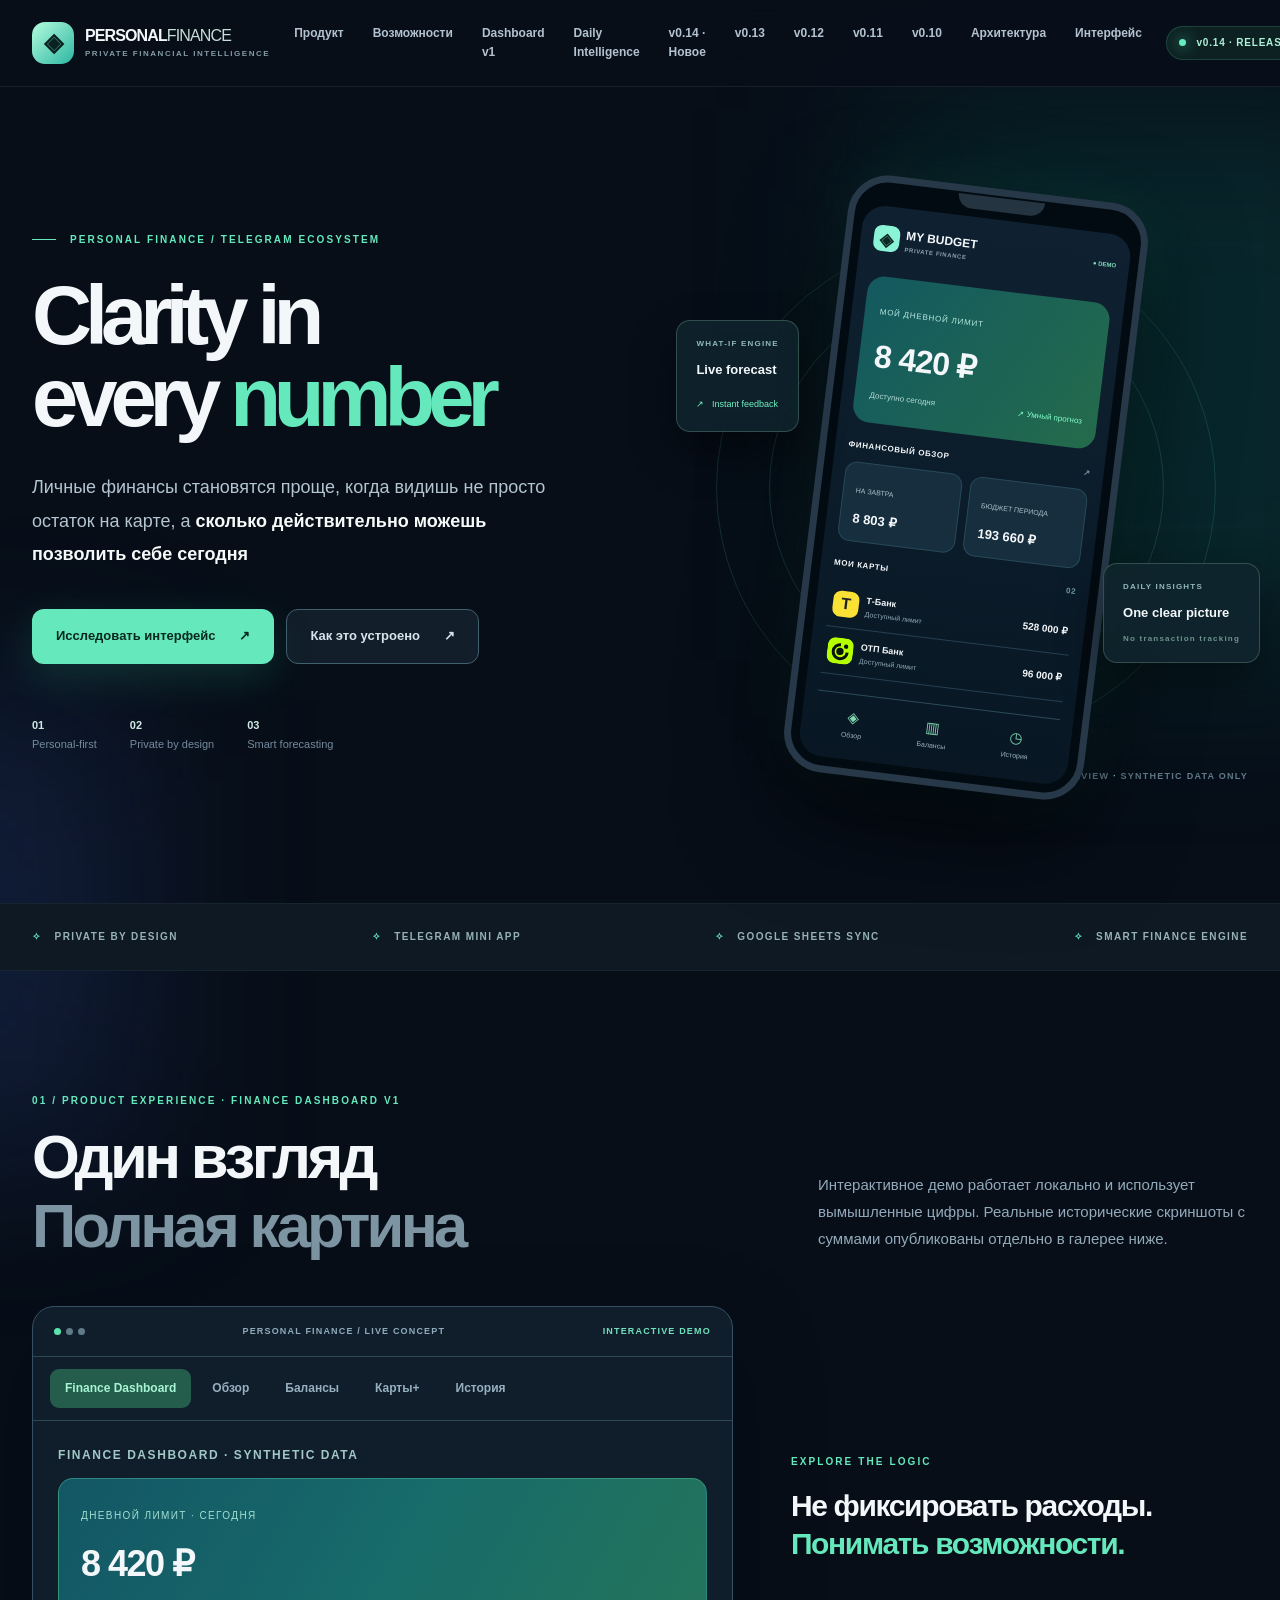
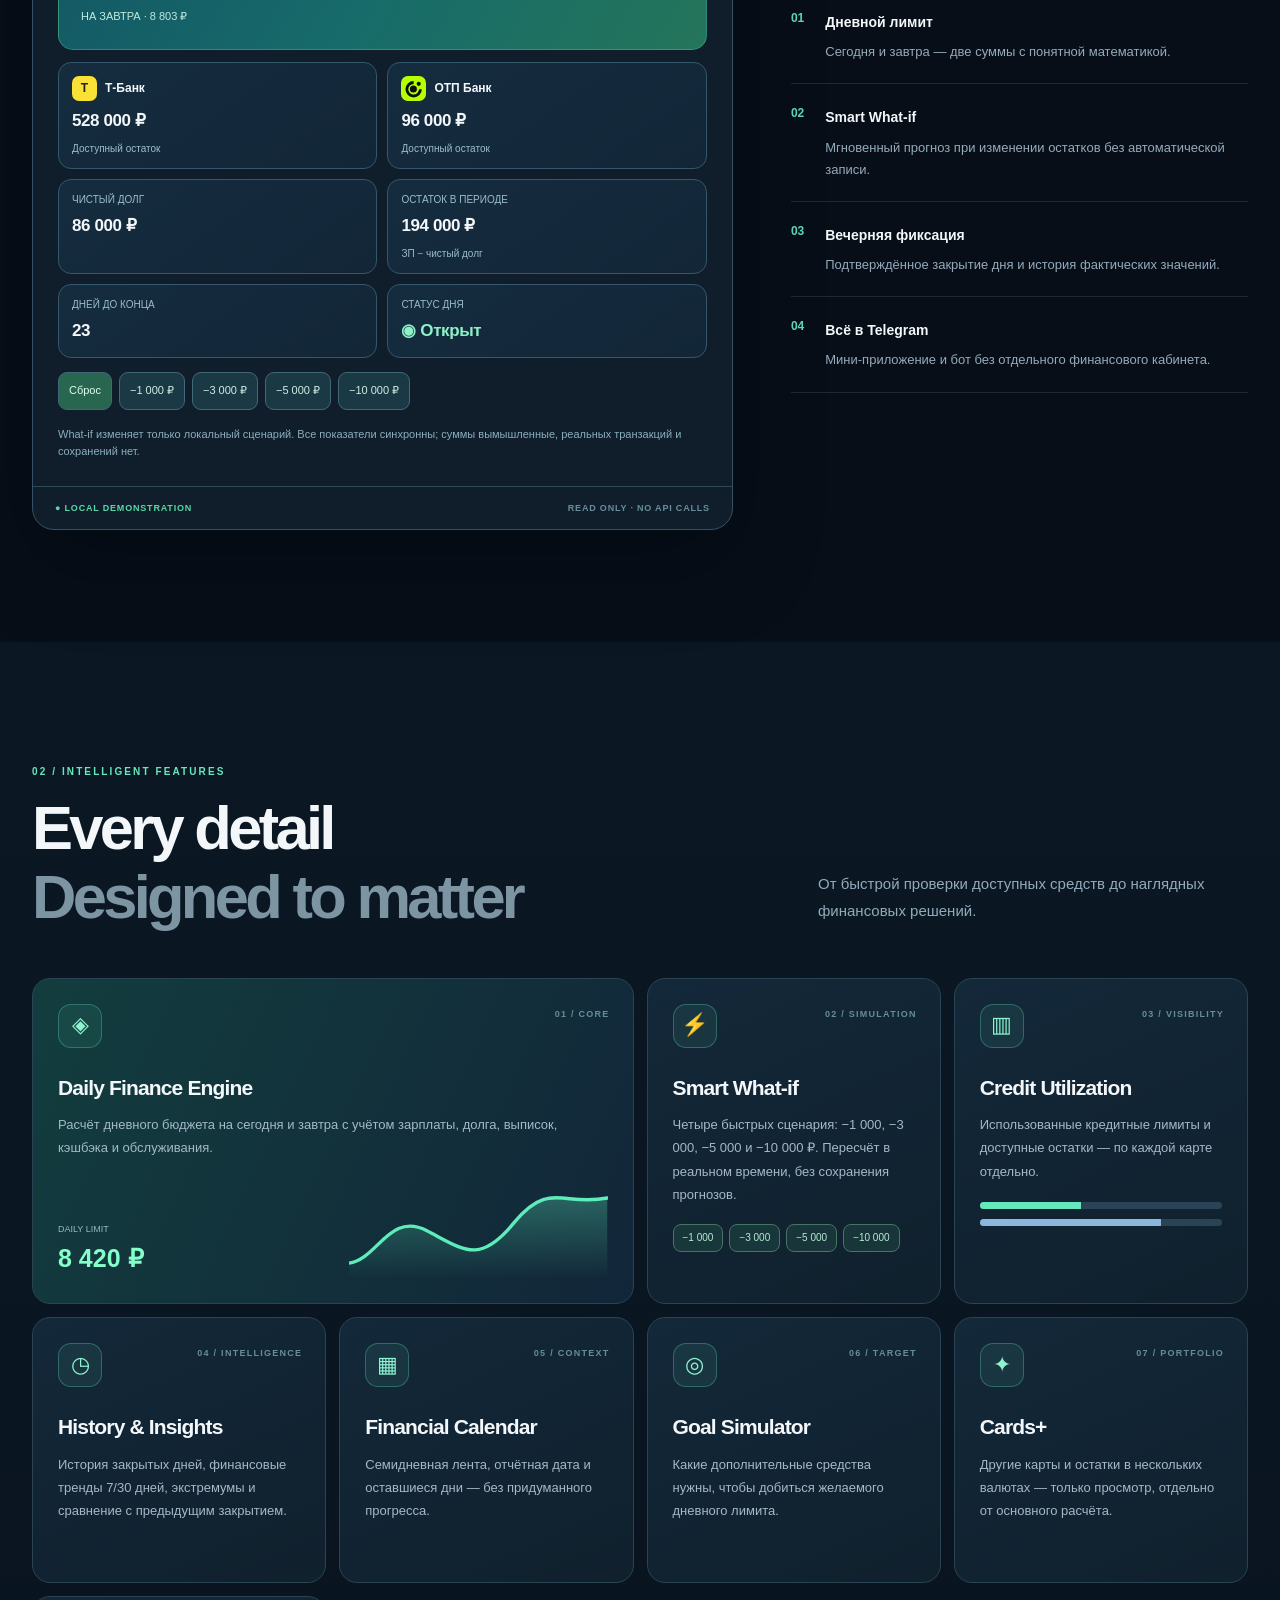
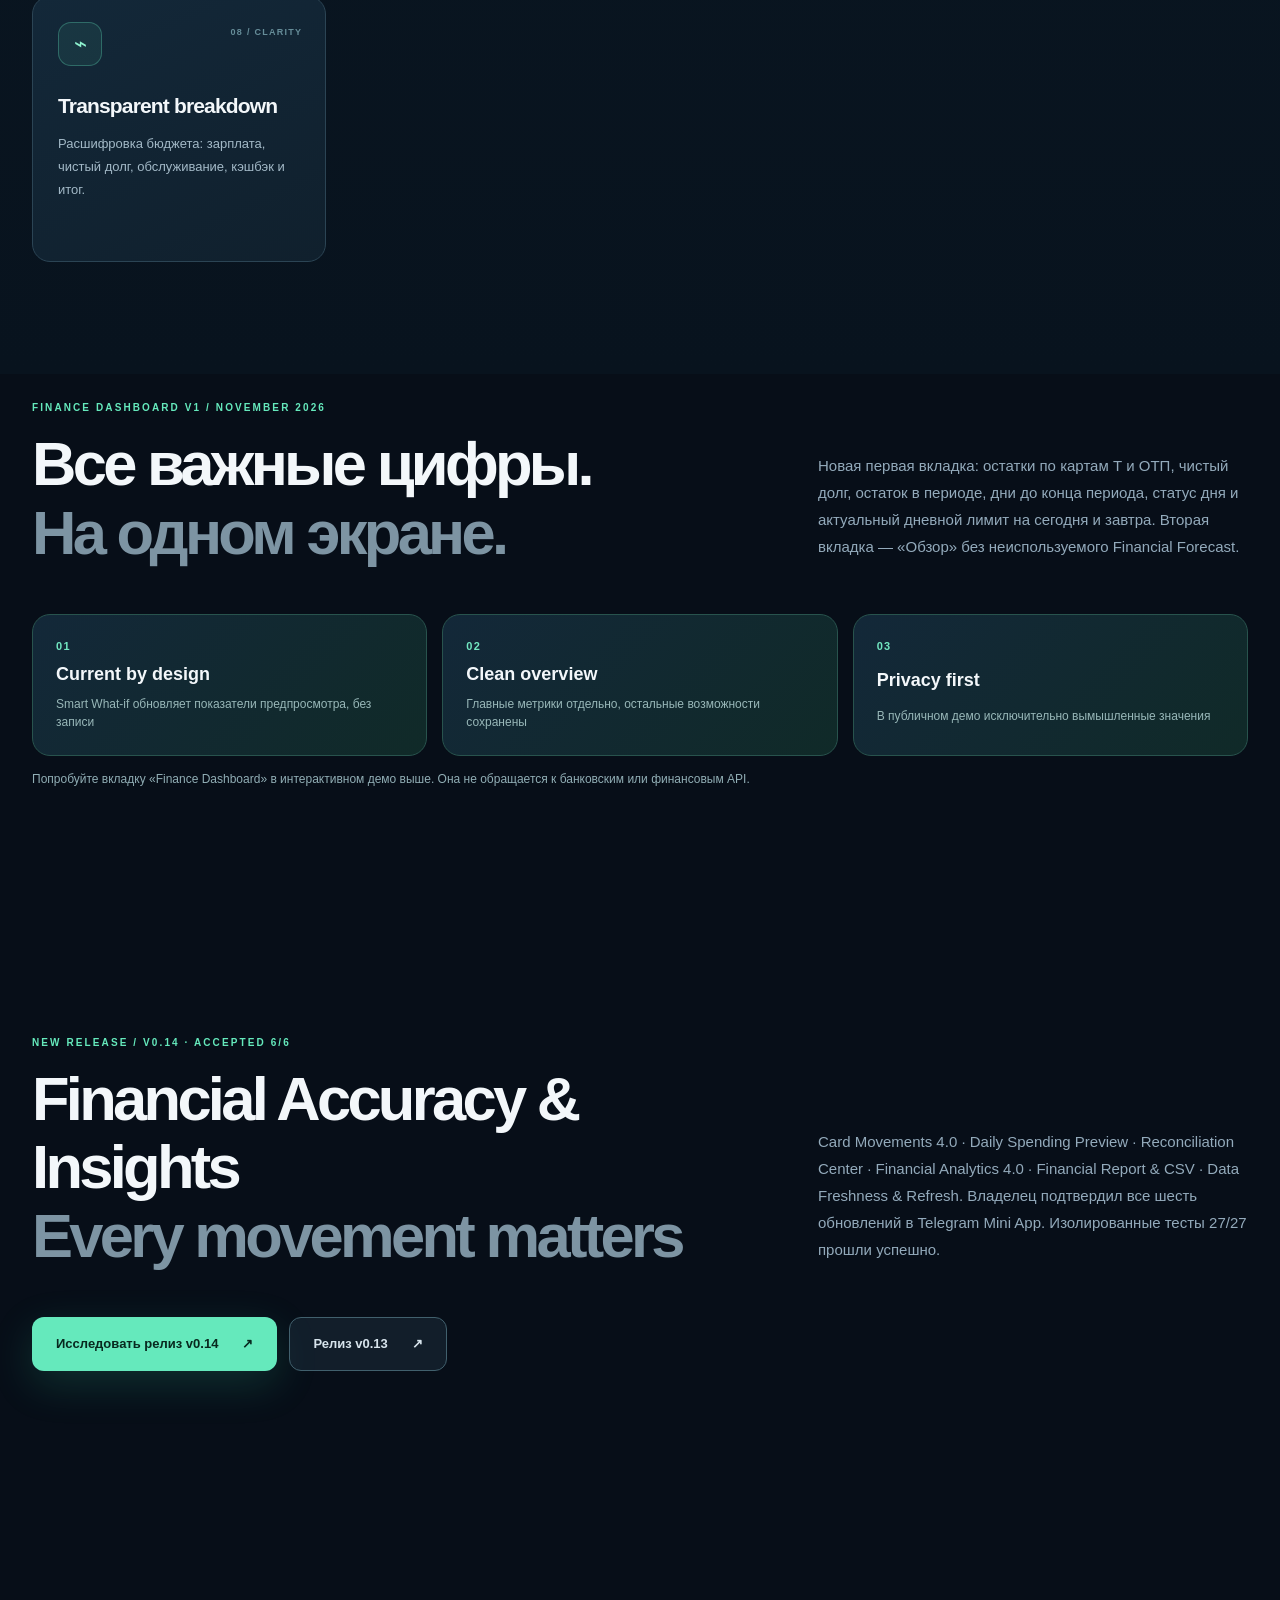
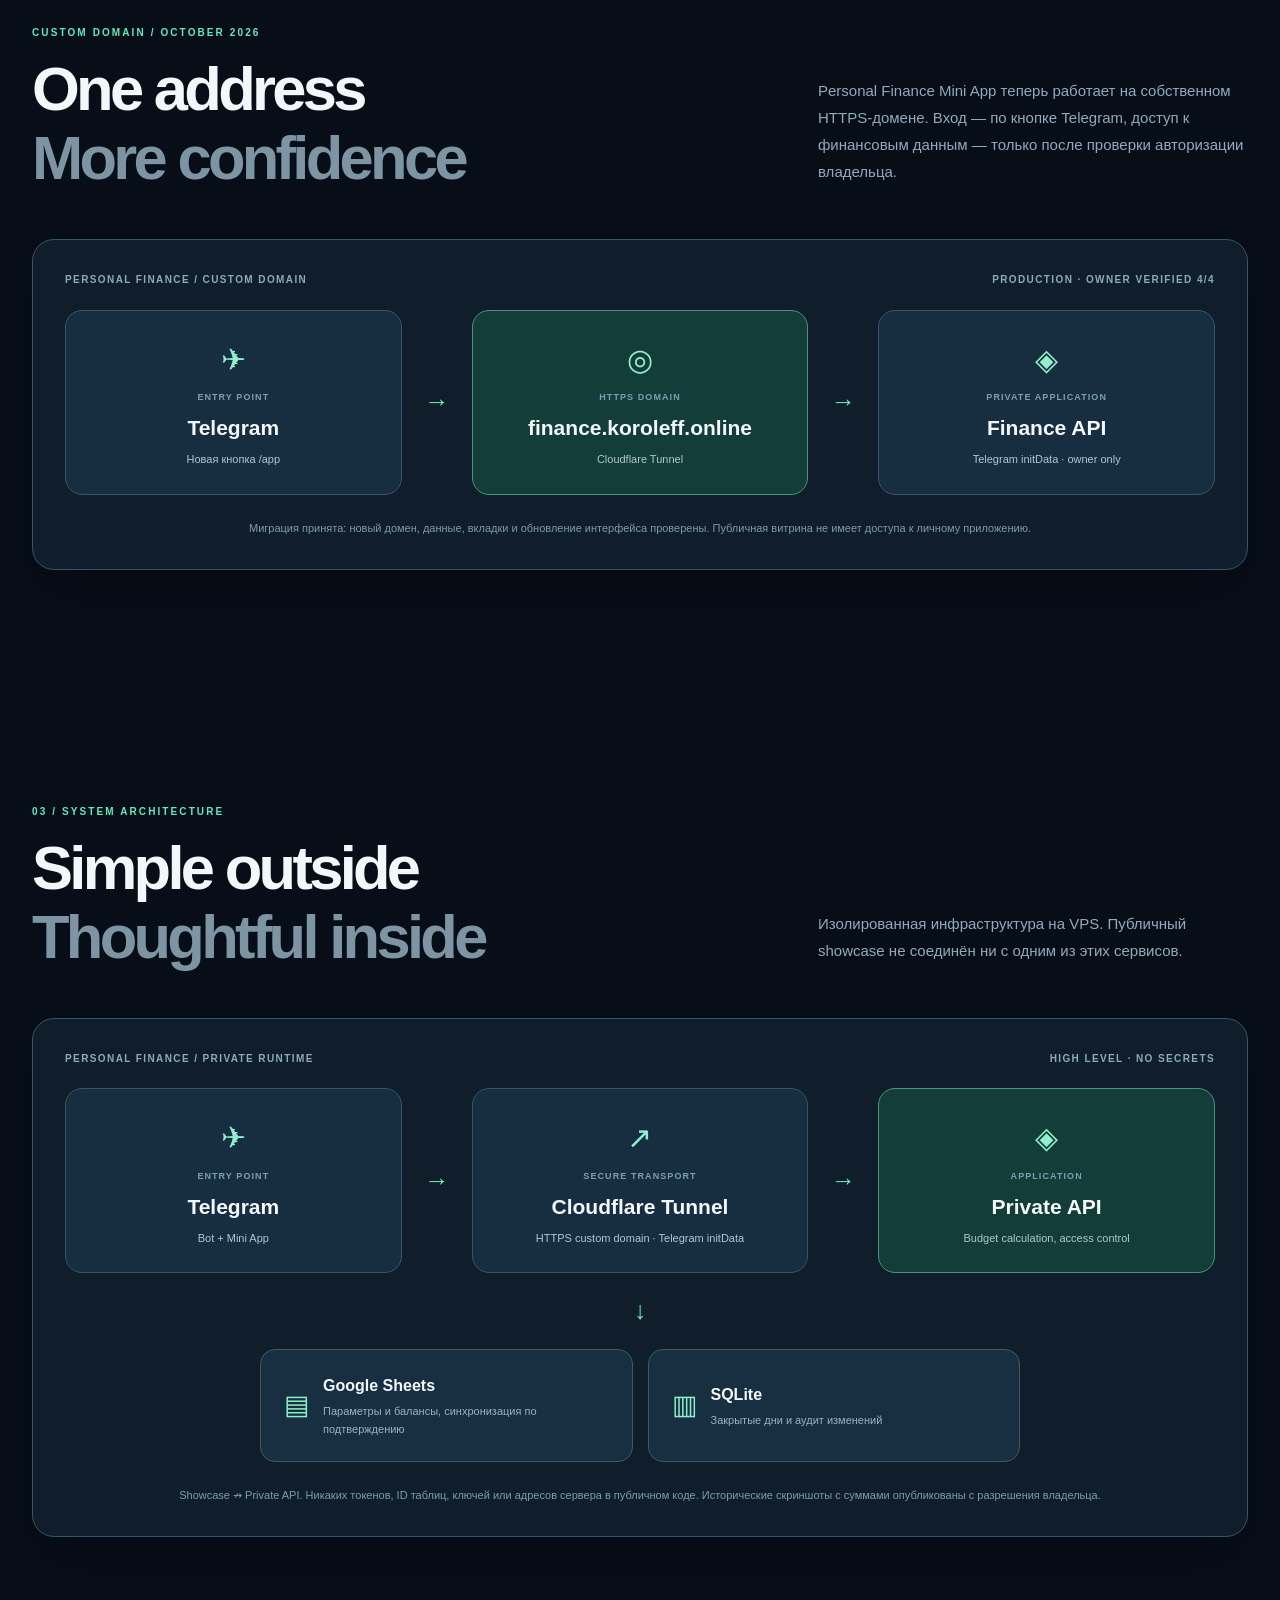
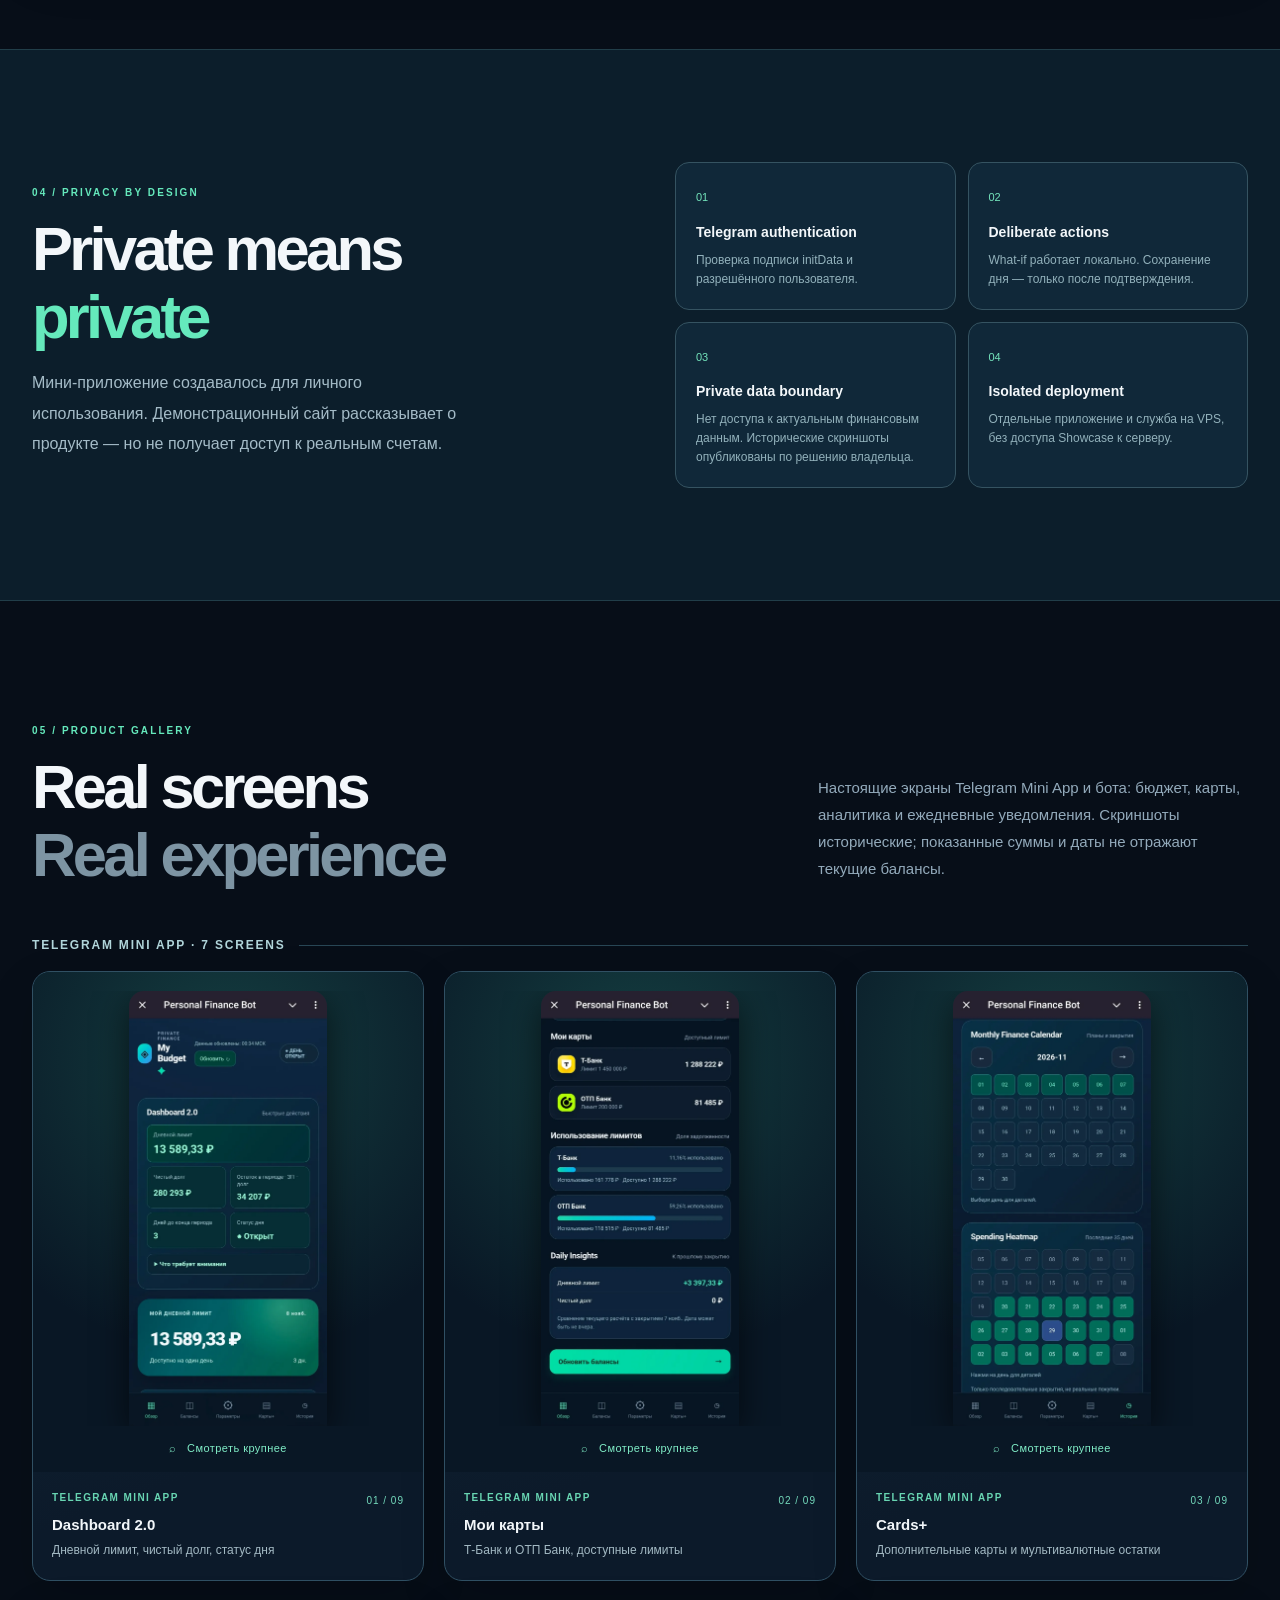
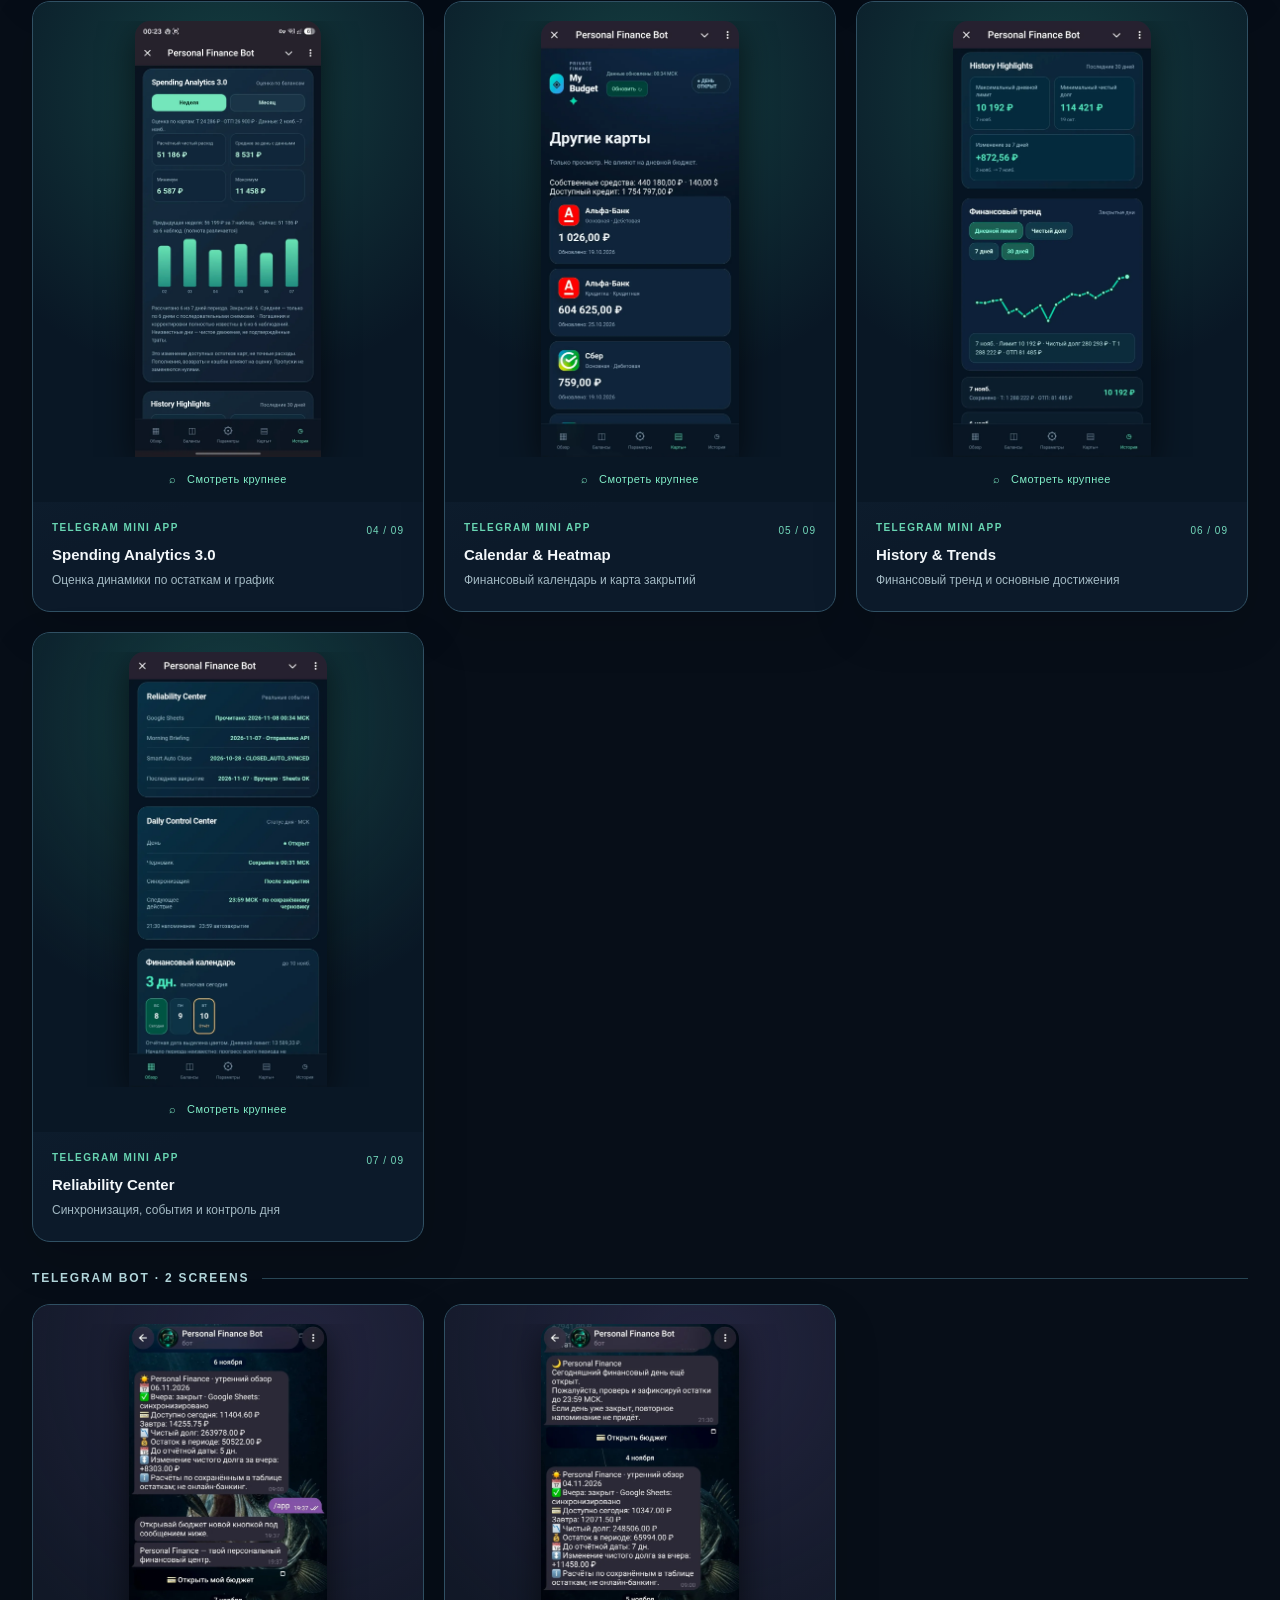
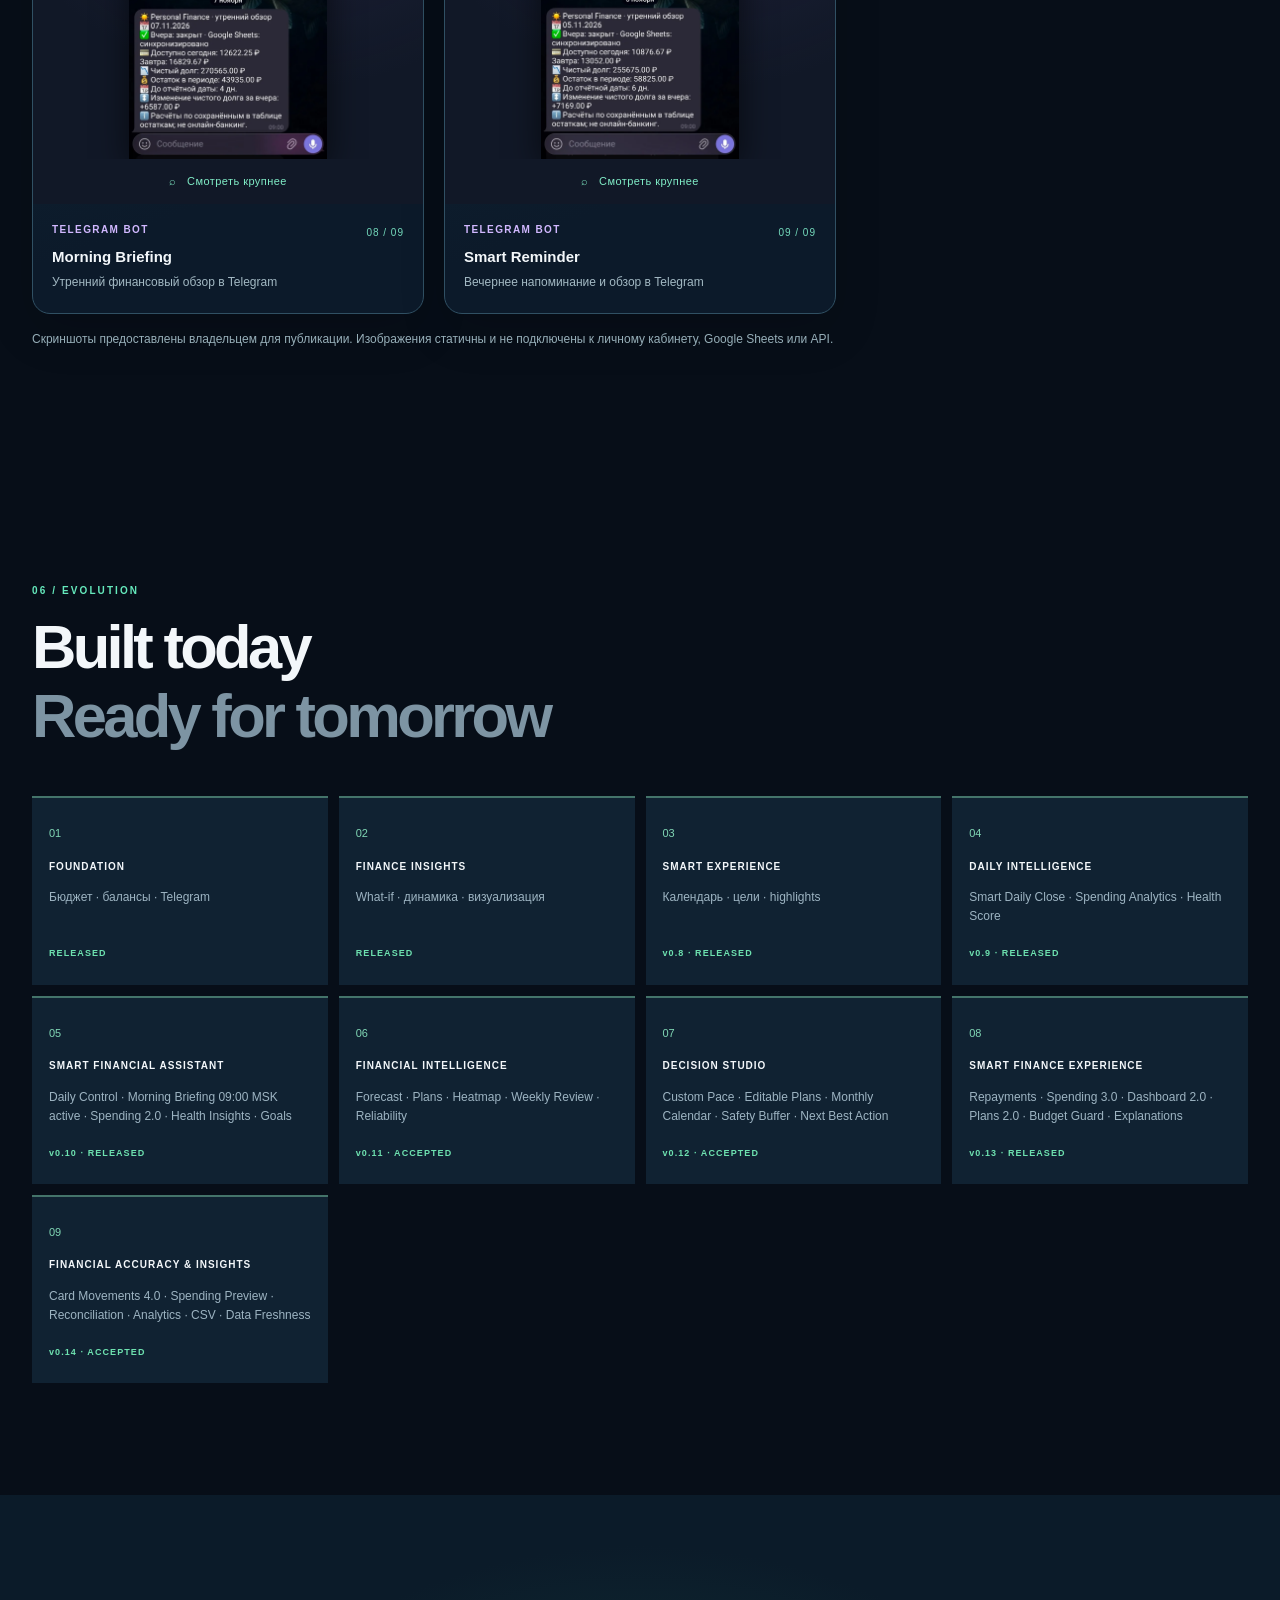
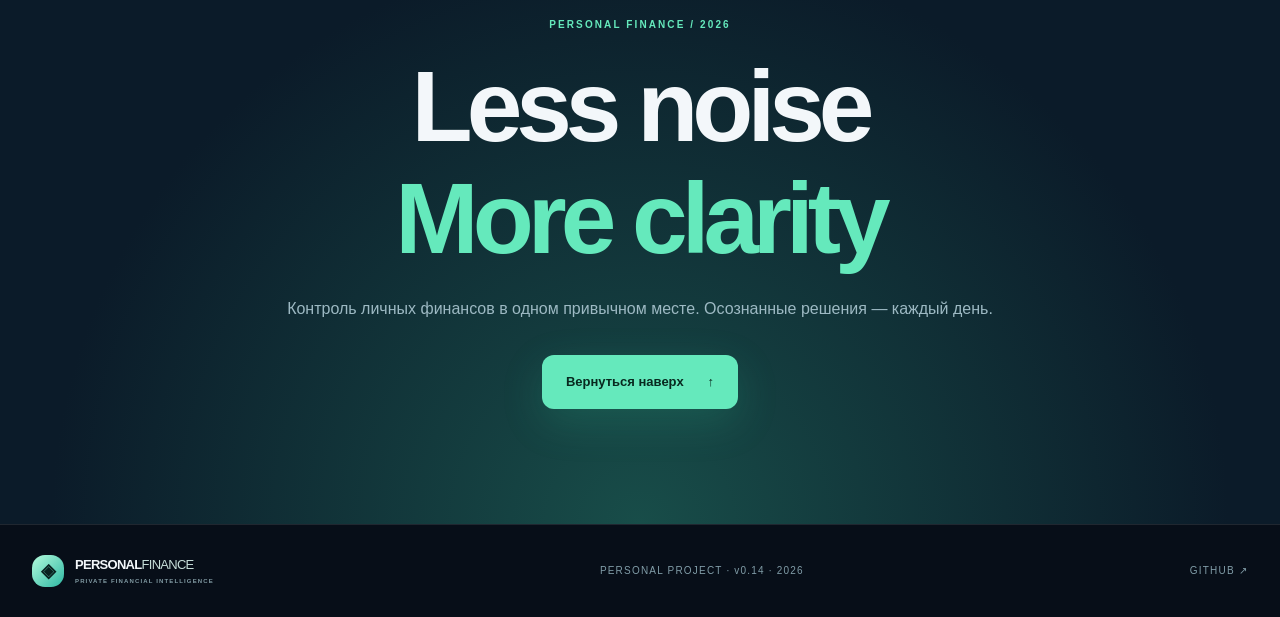
<file: index.html>
<!doctype html><html lang="ru"><head><meta charset="utf-8"><link rel="canonical" href="https://finlab.koroleff.online/"><meta name="viewport" content="width=device-width,initial-scale=1"><meta name="theme-color" content="#070e18"><meta name="color-scheme" content="dark"><meta name="description" content="Personal Finance Bot — персональный финансовый контроль в Telegram: дневной бюджет, сценарии What-if, аналитика и безопасная интеграция с Google Sheets."><meta property="og:type" content="website"><meta property="og:title" content="Personal Finance — clarity in every number"><meta property="og:description" content="Private finance. Intelligent by design. Telegram Bot & Mini App · v0.14"><meta property="og:image" content="https://finlab.koroleff.online/assets/social-card.svg"><title>Personal Finance — Clarity in every number</title><link rel="icon" type="image/svg+xml" href="assets/favicon.svg"><link rel="stylesheet" href="styles.css"><link rel="stylesheet" href="gallery-v2.css"><script src="script.js" defer></script><script src="gallery-v2.js" defer></script></head><body>
<div class="ambient ambient-one" aria-hidden="true"></div><div class="ambient ambient-two" aria-hidden="true"></div>
<header class="topbar" id="top"><div class="wrap nav"><a class="brand" href="#top"><span class="brandmark">◈</span><span>PERSONAL<span class="brand-thin">FINANCE</span><small>PRIVATE FINANCIAL INTELLIGENCE</small></span></a><nav class="links" id="navigation" aria-label="Основная навигация"><a href="#experience">Продукт</a><a href="#capabilities">Возможности</a><a href="#finance-dashboard-v1">Dashboard v1</a><a href="#intelligence">Daily Intelligence</a><a href="v014.html">v0.14 · Новое</a><a href="v013.html">v0.13</a><a href="v012.html">v0.12</a><a href="v011.html">v0.11</a><a href="v010.html">v0.10</a><a href="#architecture">Архитектура</a><a href="#gallery">Интерфейс</a></nav><div class="navright"><span class="release"><span class="online"></span> v0.14 · RELEASED</span><button class="menubtn" id="menuToggle" aria-controls="navigation" aria-expanded="false" aria-label="Открыть меню">☰</button></div></div></header>
<main>
<section class="hero wrap"><div class="hero-copy"><p class="eyebrow"><span class="line"></span> PERSONAL FINANCE / TELEGRAM ECOSYSTEM</p><h1>Clarity in<br>every <em>number</em></h1><p class="hero-lead">Личные финансы становятся проще, когда видишь не просто остаток на карте, а <strong>сколько действительно можешь позволить себе сегодня</strong></p><div class="hero-actions"><a class="btn btn-main" href="#experience">Исследовать интерфейс <span>↗</span></a><a class="btn btn-sub" href="#architecture">Как это устроено <span>↗</span></a></div><div class="hero-foot"><div><b>01</b><span>Personal-first</span></div><div><b>02</b><span>Private by design</span></div><div><b>03</b><span>Smart forecasting</span></div></div></div>
<div class="hero-visual"><div class="orbit orbit-a"></div><div class="orbit orbit-b"></div><div class="glass-floating glass-left"><span class="micro">WHAT-IF ENGINE</span><strong>Live forecast</strong><span class="spark">↗ &nbsp; Instant feedback</span></div><div class="glass-floating glass-right"><span class="micro">DAILY INSIGHTS</span><strong>One clear picture</strong><span class="micro light">No transaction tracking</span></div><div class="device" aria-label="Демонстрационный интерфейс Mini App с вымышленными суммами"><div class="device-notch"></div><div class="phone-inner"><div class="mini-top"><span class="mini-gem">◈</span><span>MY BUDGET <small>PRIVATE FINANCE</small></span><i>● DEMO</i></div><div class="mini-hero"><span>МОЙ ДНЕВНОЙ ЛИМИТ</span><strong>8 420 ₽</strong><div>Доступно сегодня <span>↗ Умный прогноз</span></div></div><div class="mini-smalltitle">ФИНАНСОВЫЙ ОБЗОР <span>↗</span></div><div class="mini-tiles"><div><small>НА ЗАВТРА</small><b>8 803 ₽</b></div><div><small>БЮДЖЕТ ПЕРИОДА</small><b>193 660 ₽</b></div></div><div class="mini-smalltitle">МОИ КАРТЫ <span>02</span></div><div class="mini-bank"><span class="bankmark tmark">Т</span><div><b>Т-Банк</b><small>Доступный лимит</small></div><strong>528 000 ₽</strong></div><div class="mini-bank"><img class="bankmark omark" src="assets/otp-bank-mark.svg" alt="" width="26" height="26" loading="eager"><div><b>ОТП Банк</b><small>Доступный лимит</small></div><strong>96 000 ₽</strong></div><div class="mini-bottom"><span>◈<small>Обзор</small></span><span>▥<small>Балансы</small></span><span>◷<small>История</small></span></div></div></div><div class="visual-disclaimer">CONCEPT PREVIEW <span>·</span> SYNTHETIC DATA ONLY</div></div></section>
<div class="trustbar"><div class="wrap trustbar-inner"><span><i>✧</i> PRIVATE BY DESIGN</span><span><i>✧</i> TELEGRAM MINI APP</span><span><i>✧</i> GOOGLE SHEETS SYNC</span><span><i>✧</i> SMART FINANCE ENGINE</span></div></div>
<section class="section wrap" id="experience"><div class="section-head"><div><p class="eyebrow">01 / PRODUCT EXPERIENCE · FINANCE DASHBOARD v1</p><h2>Один взгляд<br><span class="dim">Полная картина</span></h2></div><p>Интерактивное демо работает локально и использует вымышленные цифры. Реальные исторические скриншоты с суммами опубликованы отдельно в галерее ниже.</p></div><div class="experience-grid"><div class="preview-panel"><div class="preview-top"><span class="dots"><i></i><i></i><i></i></span><span>PERSONAL FINANCE / LIVE CONCEPT</span><span class="dummy">INTERACTIVE DEMO</span></div><div class="preview-switch" role="tablist" aria-label="Демонстрационные экраны"><button role="tab" aria-selected="true" class="selected" data-view="dashboard">Finance Dashboard</button><button role="tab" aria-selected="false" data-view="overview">Обзор</button><button role="tab" aria-selected="false" data-view="balances">Балансы</button><button role="tab" aria-selected="false" data-view="cards">Карты+</button><button role="tab" aria-selected="false" data-view="history">История</button></div><div class="demo-body" id="demoBody" aria-live="polite"></div><div class="preview-footer"><span>● LOCAL DEMONSTRATION</span><span>READ ONLY · NO API CALLS</span></div></div><aside class="experience-notes"><p class="eyebrow">EXPLORE THE LOGIC</p><h3>Не фиксировать расходы.<br><em>Понимать возможности.</em></h3><div class="note-line"><b>01</b><div><strong>Дневной лимит</strong><p>Сегодня и завтра — две суммы с понятной математикой.</p></div></div><div class="note-line"><b>02</b><div><strong>Smart What-if</strong><p>Мгновенный прогноз при изменении остатков без автоматической записи.</p></div></div><div class="note-line"><b>03</b><div><strong>Вечерняя фиксация</strong><p>Подтверждённое закрытие дня и история фактических значений.</p></div></div><div class="note-line"><b>04</b><div><strong>Всё в Telegram</strong><p>Мини-приложение и бот без отдельного финансового кабинета.</p></div></div></aside></div></section>
<section class="section features-section" id="capabilities"><div class="wrap"><div class="section-head"><div><p class="eyebrow">02 / INTELLIGENT FEATURES</p><h2>Every detail<br><span class="dim">Designed to matter</span></h2></div><p>От быстрой проверки доступных средств до наглядных финансовых решений.</p></div><div class="features"><article class="feature featured"><div class="feature-icon">◈</div><span class="feature-no">01 / CORE</span><h3>Daily Finance Engine</h3><p>Расчёт дневного бюджета на сегодня и завтра с учётом зарплаты, долга, выписок, кэшбэка и обслуживания.</p><div class="feature-visual"><div><small>DAILY LIMIT</small><strong>8 420 ₽</strong></div><svg viewBox="0 0 230 80" aria-hidden="true"><path d="M0 66 C25 63 36 20 69 37 S116 68 147 30 S191 16 230 8" fill="none" stroke="#5decba" stroke-width="3" stroke-linecap="round"/><path d="M0 66 C25 63 36 20 69 37 S116 68 147 30 S191 16 230 8 V80 H0Z" fill="url(#fade)"/><defs><linearGradient id="fade" x1="0" y1="0" x2="0" y2="1"><stop stop-color="#5decba" stop-opacity=".3"/><stop offset="1" stop-color="#5decba" stop-opacity="0"/></linearGradient></defs></svg></div></article><article class="feature"><div class="feature-icon">⚡</div><span class="feature-no">02 / SIMULATION</span><h3>Smart What-if</h3><p>Четыре быстрых сценария: −1 000, −3 000, −5 000 и −10 000 ₽. Пересчёт в реальном времени, без сохранения прогнозов.</p><div class="pillrow"><span>−1 000</span><span>−3 000</span><span>−5 000</span><span>−10 000</span></div></article><article class="feature"><div class="feature-icon">▥</div><span class="feature-no">03 / VISIBILITY</span><h3>Credit Utilization</h3><p>Использованные кредитные лимиты и доступные остатки — по каждой карте отдельно.</p><div class="fakebar"><span></span></div><div class="fakebar line2"><span></span></div></article><article class="feature"><div class="feature-icon">◷</div><span class="feature-no">04 / INTELLIGENCE</span><h3>History & Insights</h3><p>История закрытых дней, финансовые тренды 7/30 дней, экстремумы и сравнение с предыдущим закрытием.</p></article><article class="feature"><div class="feature-icon">▦</div><span class="feature-no">05 / CONTEXT</span><h3>Financial Calendar</h3><p>Семидневная лента, отчётная дата и оставшиеся дни — без придуманного прогресса.</p></article><article class="feature"><div class="feature-icon">◎</div><span class="feature-no">06 / TARGET</span><h3>Goal Simulator</h3><p>Какие дополнительные средства нужны, чтобы добиться желаемого дневного лимита.</p></article><article class="feature"><div class="feature-icon">✦</div><span class="feature-no">07 / PORTFOLIO</span><h3>Cards+</h3><p>Другие карты и остатки в нескольких валютах — только просмотр, отдельно от основного расчёта.</p></article><article class="feature"><div class="feature-icon">⌁</div><span class="feature-no">08 / CLARITY</span><h3>Transparent breakdown</h3><p>Расшифровка бюджета: зарплата, чистый долг, обслуживание, кэшбэк и итог.</p></article></div></div></section>

<section class="section wrap finance-dashboard-release" id="finance-dashboard-v1">
  <div class="section-head">
    <div>
      <p class="eyebrow">FINANCE DASHBOARD v1 / NOVEMBER 2026</p>
      <h2>Все важные цифры.<br><span class="dim">На одном экране.</span></h2>
    </div>
    <p>Новая первая вкладка: остатки по картам Т и ОТП, чистый долг, остаток в периоде, дни до конца периода, статус дня и актуальный дневной лимит на сегодня и завтра. Вторая вкладка — «Обзор» без неиспользуемого Financial Forecast.</p>
  </div>
  <div class="fd-showcase-summary">
    <div><span>01</span><b>Current by design</b><small>Smart What-if обновляет показатели предпросмотра, без записи</small></div>
    <div><span>02</span><b>Clean overview</b><small>Главные метрики отдельно, остальные возможности сохранены</small></div>
    <div><span>03</span><b>Privacy first</b><small>В публичном демо исключительно вымышленные значения</small></div>
  </div>
  <p class="fd-showcase-caption">Попробуйте вкладку «Finance Dashboard» в интерактивном демо выше. Она не обращается к банковским или финансовым API.</p>
</section>

<section class="section wrap" id="latest-release"><div class="section-head"><div><p class="eyebrow">NEW RELEASE / v0.14 · ACCEPTED 6/6</p><h2>Financial Accuracy & Insights<br><span class="dim">Every movement matters</span></h2></div><p>Card Movements 4.0 · Daily Spending Preview · Reconciliation Center · Financial Analytics 4.0 · Financial Report & CSV · Data Freshness & Refresh. Владелец подтвердил все шесть обновлений в Telegram Mini App. Изолированные тесты 27/27 прошли успешно.</p></div><div class="hero-actions" style="margin:20px 0"><a class="btn btn-main" href="v014.html">Исследовать релиз v0.14 <span>↗</span></a><a class="btn btn-sub" href="v013.html">Релиз v0.13 <span>↗</span></a></div></section>
<section class="section wrap" id="domain-upgrade"><div class="section-head"><div><p class="eyebrow">CUSTOM DOMAIN / OCTOBER 2026</p><h2>One address<br><span class="dim">More confidence</span></h2></div><p>Personal Finance Mini App теперь работает на собственном HTTPS-домене. Вход — по кнопке Telegram, доступ к финансовым данным — только после проверки авторизации владельца.</p></div><div class="arch-shell"><div class="arch-title"><span>PERSONAL FINANCE / CUSTOM DOMAIN</span><span>PRODUCTION · OWNER VERIFIED 4/4</span></div><div class="arch-grid"><div class="arch-node"><div class="arch-symbol">✈</div><span>ENTRY POINT</span><h3>Telegram</h3><p>Новая кнопка /app</p></div><div class="arch-arrow">→</div><div class="arch-node arch-green"><div class="arch-symbol">◎</div><span>HTTPS DOMAIN</span><h3>finance.koroleff.online</h3><p>Cloudflare Tunnel</p></div><div class="arch-arrow">→</div><div class="arch-node"><div class="arch-symbol">◈</div><span>PRIVATE APPLICATION</span><h3>Finance API</h3><p>Telegram initData · owner only</p></div></div><p class="arch-caption">Миграция принята: новый домен, данные, вкладки и обновление интерфейса проверены. Публичная витрина не имеет доступа к личному приложению.</p></div></section>
<section class="section wrap" id="architecture"><div class="section-head"><div><p class="eyebrow">03 / SYSTEM ARCHITECTURE</p><h2>Simple outside<br><span class="dim">Thoughtful inside</span></h2></div><p>Изолированная инфраструктура на VPS. Публичный showcase не соединён ни с одним из этих сервисов.</p></div><div class="arch-shell"><div class="arch-title"><span>PERSONAL FINANCE / PRIVATE RUNTIME</span><span>HIGH LEVEL · NO SECRETS</span></div><div class="arch-grid"><div class="arch-node"><div class="arch-symbol">✈</div><span>ENTRY POINT</span><h3>Telegram</h3><p>Bot + Mini App</p></div><div class="arch-arrow">→</div><div class="arch-node"><div class="arch-symbol">↗</div><span>SECURE TRANSPORT</span><h3>Cloudflare Tunnel</h3><p>HTTPS custom domain · Telegram initData</p></div><div class="arch-arrow">→</div><div class="arch-node arch-green"><div class="arch-symbol">◈</div><span>APPLICATION</span><h3>Private API</h3><p>Budget calculation, access control</p></div></div><div class="arch-down">↓</div><div class="arch-store"><div><span class="database-icon">▤</span><div><b>Google Sheets</b><small>Параметры и балансы, синхронизация по подтверждению</small></div></div><div><span class="database-icon">▥</span><div><b>SQLite</b><small>Закрытые дни и аудит изменений</small></div></div></div><p class="arch-caption">Showcase ↛ Private API. Никаких токенов, ID таблиц, ключей или адресов сервера в публичном коде. Исторические скриншоты с суммами опубликованы с разрешения владельца.</p></div></section>
<section class="section security"><div class="wrap security-layout"><div><p class="eyebrow">04 / PRIVACY BY DESIGN</p><h2>Private means<br><em>private</em></h2><p>Мини-приложение создавалось для личного использования. Демонстрационный сайт рассказывает о продукте — но не получает доступ к реальным счетам.</p></div><div class="security-cards"><article><span>01</span><b>Telegram authentication</b><p>Проверка подписи initData и разрешённого пользователя.</p></article><article><span>02</span><b>Deliberate actions</b><p>What-if работает локально. Сохранение дня — только после подтверждения.</p></article><article><span>03</span><b>Private data boundary</b><p>Нет доступа к актуальным финансовым данным. Исторические скриншоты опубликованы по решению владельца.</p></article><article><span>04</span><b>Isolated deployment</b><p>Отдельные приложение и служба на VPS, без доступа Showcase к серверу.</p></article></div></div></section>
<section class="section wrap" id="gallery">
<div class="section-head"><div><p class="eyebrow">05 / PRODUCT GALLERY</p><h2>Real screens<br><span class="dim">Real experience</span></h2></div><p class="gallery-intro">Настоящие экраны Telegram Mini App и бота: бюджет, карты, аналитика и ежедневные уведомления. Скриншоты исторические; показанные суммы и даты не отражают текущие балансы.</p></div>
<p class="gallery-kicker">Telegram Mini App · 7 screens</p>
<div class="gallery-grid gallery-real"><article class="gallery-slot"><button class="gallery-open" type="button" data-gallery-src="assets/screenshots/01-dashboard.webp" data-gallery-title="Dashboard 2.0" aria-label="Увеличить скриншот: Dashboard 2.0"><span class="gallery-shot-frame"><img src="assets/screenshots/01-dashboard.webp" alt="Dashboard 2.0 — реальный скриншот Personal Finance" loading="lazy" decoding="async" width="800" height="1758"></span><span class="gallery-zoom" aria-hidden="true">⌕ &nbsp; Смотреть крупнее</span></button><div class="gallery-meta"><div><span class="gallery-label">TELEGRAM MINI APP</span><b>Dashboard 2.0</b><small>Дневной лимит, чистый долг, статус дня</small></div><span class="gallery-count">01 / 09</span></div></article><article class="gallery-slot"><button class="gallery-open" type="button" data-gallery-src="assets/screenshots/02-bank-cards.webp" data-gallery-title="Мои карты" aria-label="Увеличить скриншот: Мои карты"><span class="gallery-shot-frame"><img src="assets/screenshots/02-bank-cards.webp" alt="Мои карты — реальный скриншот Personal Finance" loading="lazy" decoding="async" width="800" height="1758"></span><span class="gallery-zoom" aria-hidden="true">⌕ &nbsp; Смотреть крупнее</span></button><div class="gallery-meta"><div><span class="gallery-label">TELEGRAM MINI APP</span><b>Мои карты</b><small>Т-Банк и ОТП Банк, доступные лимиты</small></div><span class="gallery-count">02 / 09</span></div></article><article class="gallery-slot"><button class="gallery-open" type="button" data-gallery-src="assets/screenshots/03-cards-plus.webp" data-gallery-title="Cards+" aria-label="Увеличить скриншот: Cards+"><span class="gallery-shot-frame"><img src="assets/screenshots/03-cards-plus.webp" alt="Cards+ — реальный скриншот Personal Finance" loading="lazy" decoding="async" width="800" height="1758"></span><span class="gallery-zoom" aria-hidden="true">⌕ &nbsp; Смотреть крупнее</span></button><div class="gallery-meta"><div><span class="gallery-label">TELEGRAM MINI APP</span><b>Cards+</b><small>Дополнительные карты и мультивалютные остатки</small></div><span class="gallery-count">03 / 09</span></div></article><article class="gallery-slot"><button class="gallery-open" type="button" data-gallery-src="assets/screenshots/04-spending-analytics.webp" data-gallery-title="Spending Analytics 3.0" aria-label="Увеличить скриншот: Spending Analytics 3.0"><span class="gallery-shot-frame"><img src="assets/screenshots/04-spending-analytics.webp" alt="Spending Analytics 3.0 — реальный скриншот Personal Finance" loading="lazy" decoding="async" width="800" height="1758"></span><span class="gallery-zoom" aria-hidden="true">⌕ &nbsp; Смотреть крупнее</span></button><div class="gallery-meta"><div><span class="gallery-label">TELEGRAM MINI APP</span><b>Spending Analytics 3.0</b><small>Оценка динамики по остаткам и график</small></div><span class="gallery-count">04 / 09</span></div></article><article class="gallery-slot"><button class="gallery-open" type="button" data-gallery-src="assets/screenshots/05-calendar-heatmap.webp" data-gallery-title="Calendar &amp; Heatmap" aria-label="Увеличить скриншот: Calendar &amp; Heatmap"><span class="gallery-shot-frame"><img src="assets/screenshots/05-calendar-heatmap.webp" alt="Calendar &amp; Heatmap — реальный скриншот Personal Finance" loading="lazy" decoding="async" width="800" height="1758"></span><span class="gallery-zoom" aria-hidden="true">⌕ &nbsp; Смотреть крупнее</span></button><div class="gallery-meta"><div><span class="gallery-label">TELEGRAM MINI APP</span><b>Calendar &amp; Heatmap</b><small>Финансовый календарь и карта закрытий</small></div><span class="gallery-count">05 / 09</span></div></article><article class="gallery-slot"><button class="gallery-open" type="button" data-gallery-src="assets/screenshots/06-history-trend.webp" data-gallery-title="History &amp; Trends" aria-label="Увеличить скриншот: History &amp; Trends"><span class="gallery-shot-frame"><img src="assets/screenshots/06-history-trend.webp" alt="History &amp; Trends — реальный скриншот Personal Finance" loading="lazy" decoding="async" width="800" height="1758"></span><span class="gallery-zoom" aria-hidden="true">⌕ &nbsp; Смотреть крупнее</span></button><div class="gallery-meta"><div><span class="gallery-label">TELEGRAM MINI APP</span><b>History &amp; Trends</b><small>Финансовый тренд и основные достижения</small></div><span class="gallery-count">06 / 09</span></div></article><article class="gallery-slot"><button class="gallery-open" type="button" data-gallery-src="assets/screenshots/07-reliability-control.webp" data-gallery-title="Reliability Center" aria-label="Увеличить скриншот: Reliability Center"><span class="gallery-shot-frame"><img src="assets/screenshots/07-reliability-control.webp" alt="Reliability Center — реальный скриншот Personal Finance" loading="lazy" decoding="async" width="800" height="1758"></span><span class="gallery-zoom" aria-hidden="true">⌕ &nbsp; Смотреть крупнее</span></button><div class="gallery-meta"><div><span class="gallery-label">TELEGRAM MINI APP</span><b>Reliability Center</b><small>Синхронизация, события и контроль дня</small></div><span class="gallery-count">07 / 09</span></div></article></div>
<p class="gallery-kicker">Telegram Bot · 2 screens</p>
<div class="gallery-grid gallery-real"><article class="gallery-slot telegram"><button class="gallery-open" type="button" data-gallery-src="assets/screenshots/08-telegram-morning.webp" data-gallery-title="Morning Briefing" aria-label="Увеличить скриншот: Morning Briefing"><span class="gallery-shot-frame"><img src="assets/screenshots/08-telegram-morning.webp" alt="Morning Briefing — реальный скриншот Personal Finance" loading="lazy" decoding="async" width="800" height="1758"></span><span class="gallery-zoom" aria-hidden="true">⌕ &nbsp; Смотреть крупнее</span></button><div class="gallery-meta"><div><span class="gallery-label">TELEGRAM BOT</span><b>Morning Briefing</b><small>Утренний финансовый обзор в Telegram</small></div><span class="gallery-count">08 / 09</span></div></article><article class="gallery-slot telegram"><button class="gallery-open" type="button" data-gallery-src="assets/screenshots/09-telegram-reminder.webp" data-gallery-title="Smart Reminder" aria-label="Увеличить скриншот: Smart Reminder"><span class="gallery-shot-frame"><img src="assets/screenshots/09-telegram-reminder.webp" alt="Smart Reminder — реальный скриншот Personal Finance" loading="lazy" decoding="async" width="800" height="1758"></span><span class="gallery-zoom" aria-hidden="true">⌕ &nbsp; Смотреть крупнее</span></button><div class="gallery-meta"><div><span class="gallery-label">TELEGRAM BOT</span><b>Smart Reminder</b><small>Вечернее напоминание и обзор в Telegram</small></div><span class="gallery-count">09 / 09</span></div></article></div>
<p class="gallery-privacy-note">Скриншоты предоставлены владельцем для публикации. Изображения статичны и не подключены к личному кабинету, Google Sheets или API.</p>
<dialog class="gallery-lightbox" id="galleryLightbox" aria-label="Галерея скриншотов"><div class="gallery-lightbox-head"><div><h3 id="galleryLightboxTitle">Personal Finance</h3><small>Исторический скриншот интерфейса</small></div><button class="gallery-lightbox-close" type="button" data-gallery-close aria-label="Закрыть изображение">×</button></div><div class="gallery-lightbox-frame"><img id="galleryLightboxImage" alt="Скриншот"></div><div class="gallery-lightbox-controls"><button type="button" data-gallery-prev>← Назад</button><span id="galleryLightboxCount" aria-live="polite">1 / 9</span><button type="button" data-gallery-next>Вперёд →</button></div></dialog>
</section>
<section class="section wrap roadmap"><div class="section-head"><div><p class="eyebrow">06 / EVOLUTION</p><h2>Built today<br><span class="dim">Ready for tomorrow</span></h2></div></div><div class="roadmap-strip"><div class="roadmap-item done"><span>01</span><b>FOUNDATION</b><p>Бюджет · балансы · Telegram</p><small>RELEASED</small></div><div class="roadmap-item done"><span>02</span><b>FINANCE INSIGHTS</b><p>What-if · динамика · визуализация</p><small>RELEASED</small></div><div class="roadmap-item done"><span>03</span><b>SMART EXPERIENCE</b><p>Календарь · цели · highlights</p><small>v0.8 · RELEASED</small></div><div class="roadmap-item done"><span>04</span><b>DAILY INTELLIGENCE</b><p>Smart Daily Close · Spending Analytics · Health Score</p><small>v0.9 · RELEASED</small></div><div class="roadmap-item done"><span>05</span><b>SMART FINANCIAL ASSISTANT</b><p>Daily Control · Morning Briefing 09:00 MSK active · Spending 2.0 · Health Insights · Goals</p><small>v0.10 · RELEASED</small></div><div class="roadmap-item done"><span>06</span><b>FINANCIAL INTELLIGENCE</b><p>Forecast · Plans · Heatmap · Weekly Review · Reliability</p><small>v0.11 · ACCEPTED</small></div><div class="roadmap-item done"><span>07</span><b>DECISION STUDIO</b><p>Custom Pace · Editable Plans · Monthly Calendar · Safety Buffer · Next Best Action</p><small>v0.12 · ACCEPTED</small></div><div class="roadmap-item done"><span>08</span><b>SMART FINANCE EXPERIENCE</b><p>Repayments · Spending 3.0 · Dashboard 2.0 · Plans 2.0 · Budget Guard · Explanations</p><small>v0.13 · RELEASED</small></div><div class="roadmap-item done"><span>09</span><b>FINANCIAL ACCURACY & INSIGHTS</b><p>Card Movements 4.0 · Spending Preview · Reconciliation · Analytics · CSV · Data Freshness</p><small>v0.14 · ACCEPTED</small></div></div></section>
<section class="endcap"><div class="wrap endcap-content"><span class="eyebrow">PERSONAL FINANCE / 2026</span><h2>Less noise<br><em>More clarity</em></h2><p>Контроль личных финансов в одном привычном месте. Осознанные решения — каждый день.</p><a class="btn btn-main" href="#top">Вернуться наверх <span>↑</span></a></div></section>
</main><footer class="site-footer"><div class="wrap foot"><a class="brand" href="#top"><span class="brandmark">◈</span><span>PERSONAL<span class="brand-thin">FINANCE</span><small>PRIVATE FINANCIAL INTELLIGENCE</small></span></a><span>PERSONAL PROJECT · v0.14 · 2026</span><a href="https://github.com/sergekoroleff/personal_finance_bot_showcase" target="_blank" rel="noopener noreferrer">GITHUB ↗</a></div></footer>
</body></html>
</file>
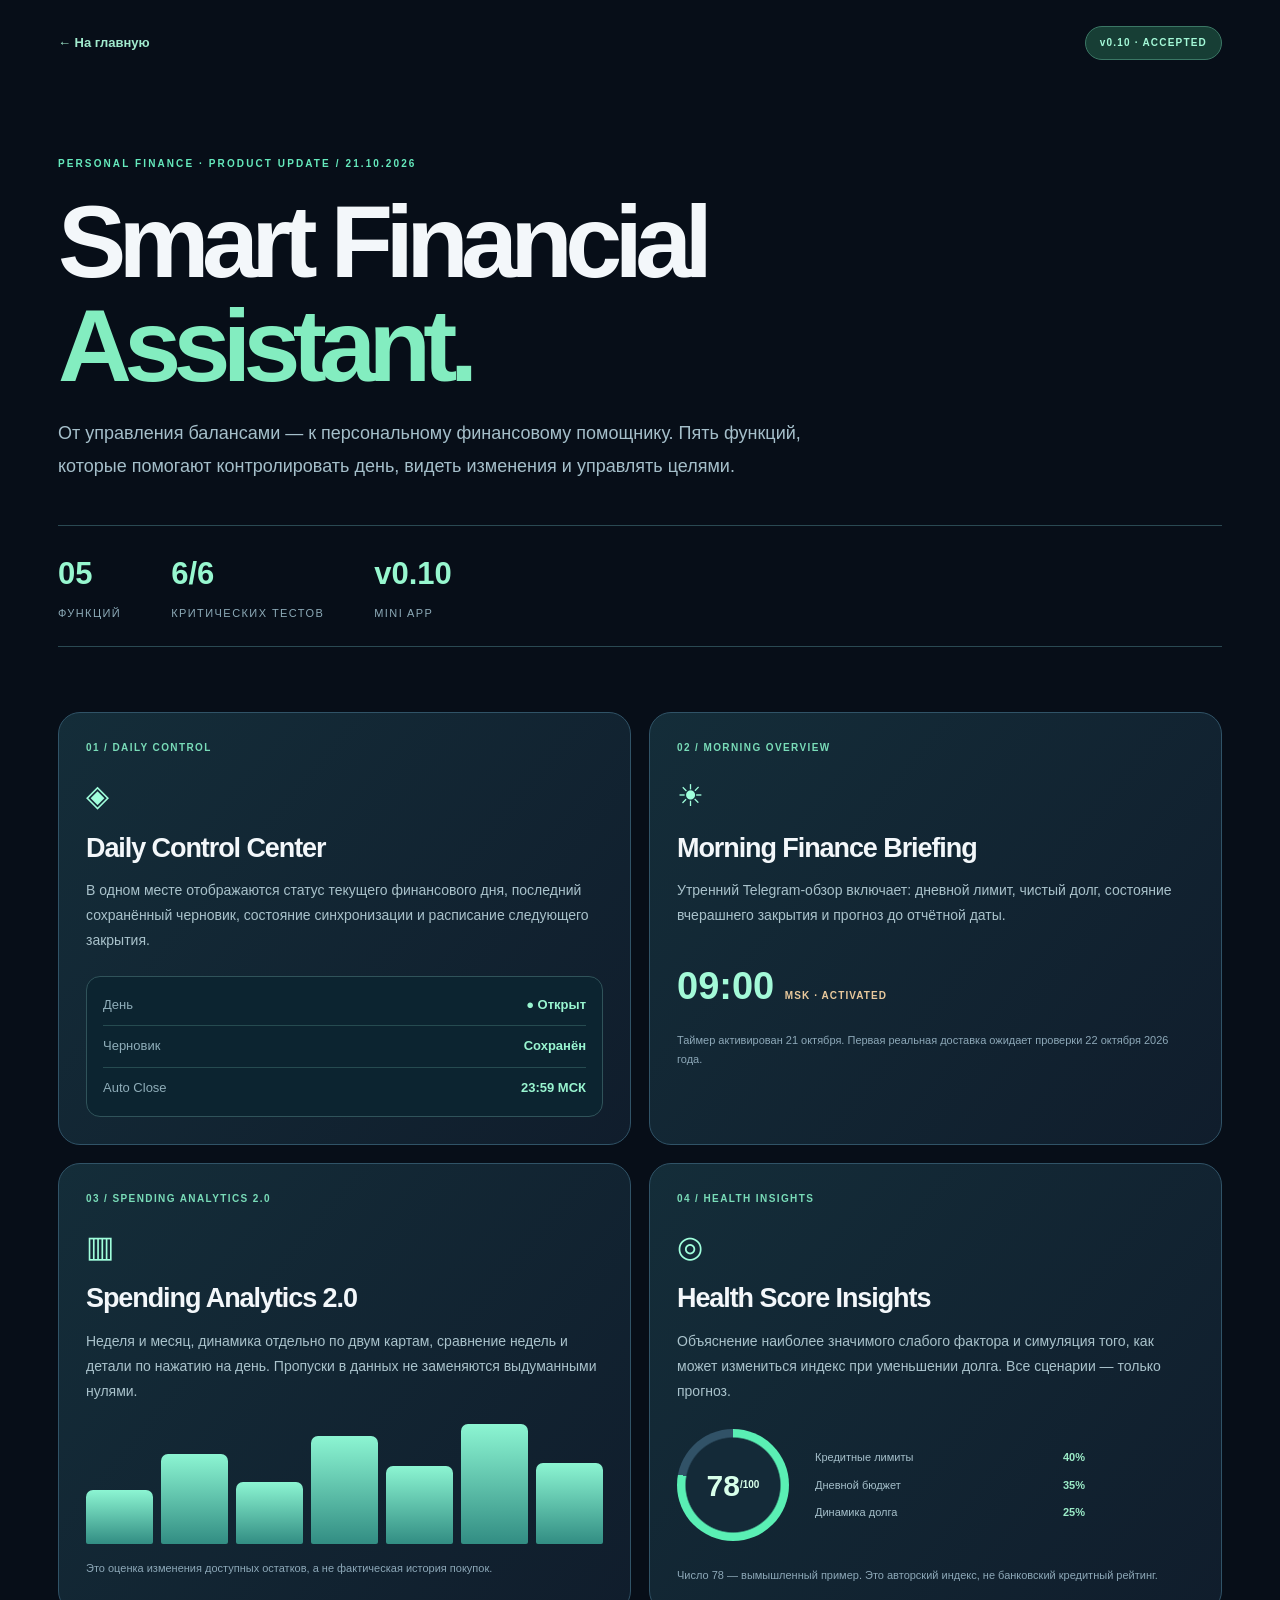
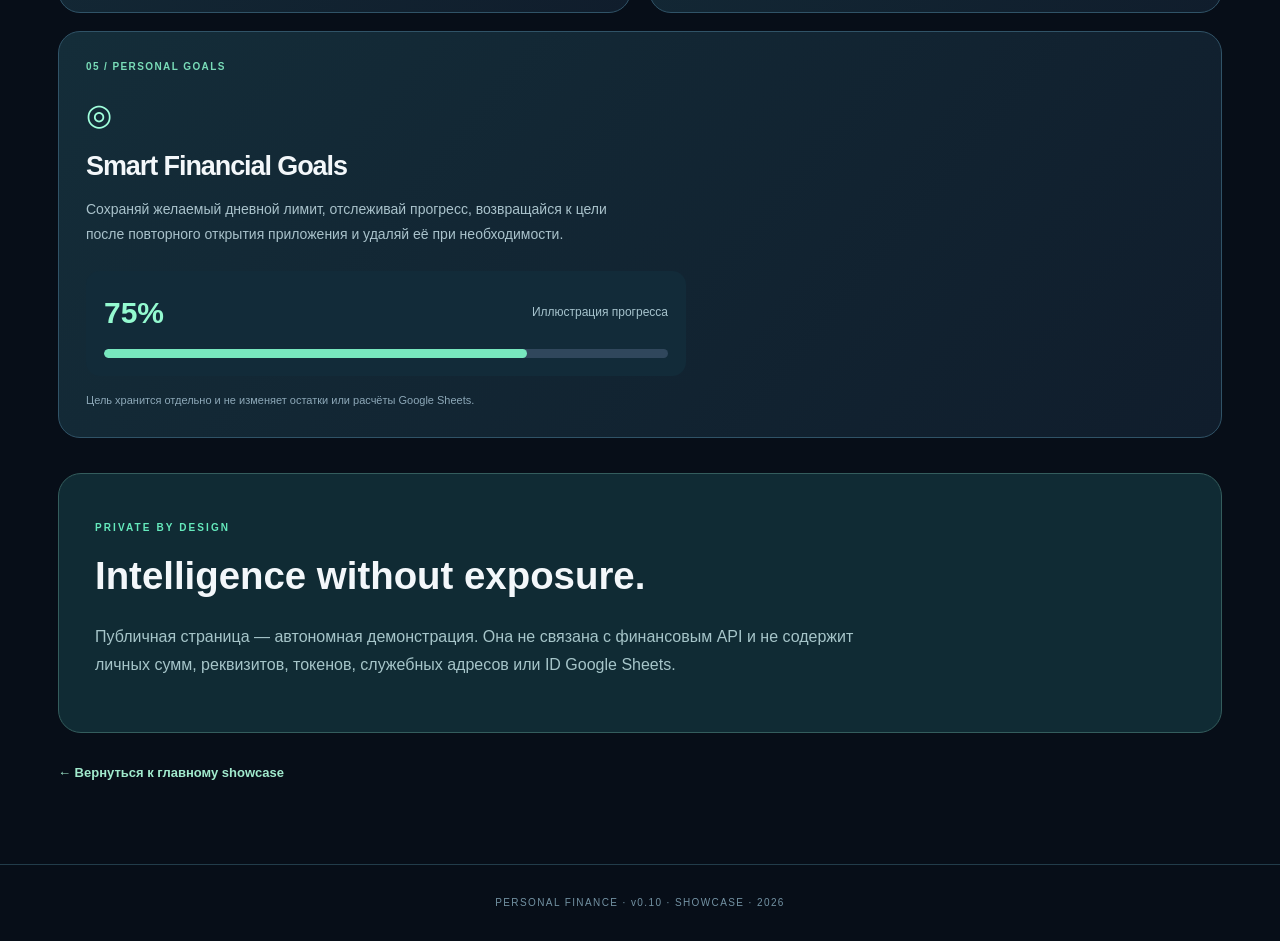
<file: v010.html>
<!doctype html>
<html lang="ru"><head><meta charset="utf-8"><meta name="viewport" content="width=device-width,initial-scale=1">
<meta name="theme-color" content="#070e18"><meta name="description" content="Personal Finance v0.10 Smart Financial Assistant — обзор пяти новых функций Telegram Mini App">
<title>Personal Finance v0.10 · Smart Financial Assistant</title><link rel="icon" href="assets/favicon.svg" type="image/svg+xml"><link rel="stylesheet" href="styles.css"><link rel="stylesheet" href="release-v010.css"></head><body>
<header class="release-header"><a class="release-back" href="./">← На главную</a><span class="release-pill">v0.10 · ACCEPTED</span></header>
<main class="release-shell"><p class="eyebrow">PERSONAL FINANCE · PRODUCT UPDATE / 21.10.2026</p>
<h1>Smart Financial<br><em>Assistant.</em></h1><p class="release-lead">От управления балансами — к персональному финансовому помощнику. Пять функций, которые помогают контролировать день, видеть изменения и управлять целями.</p>
<div class="release-stats"><div><strong>05</strong><span>Функций</span></div><div><strong>6/6</strong><span>Критических тестов</span></div><div><strong>v0.10</strong><span>Mini App</span></div></div>
<section class="release-grid" aria-label="Возможности версии 0.10">
<article class="release-card"><div class="release-meta">01 / DAILY CONTROL</div><div class="release-icon">◈</div><h2>Daily Control Center</h2><p>В одном месте отображаются статус текущего финансового дня, последний сохранённый черновик, состояние синхронизации и расписание следующего закрытия.</p><div class="release-rows"><div><span>День</span><b>● Открыт</b></div><div><span>Черновик</span><b>Сохранён</b></div><div><span>Auto Close</span><b>23:59 МСК</b></div></div></article>
<article class="release-card"><div class="release-meta">02 / MORNING OVERVIEW</div><div class="release-icon">☀</div><h2>Morning Finance Briefing</h2><p>Утренний Telegram-обзор включает: дневной лимит, чистый долг, состояние вчерашнего закрытия и прогноз до отчётной даты.</p><div class="release-time">09:00 <span>MSK · ACTIVATED</span></div><small>Таймер активирован 21 октября. Первая реальная доставка ожидает проверки 22 октября 2026 года.</small></article>
<article class="release-card"><div class="release-meta">03 / SPENDING ANALYTICS 2.0</div><div class="release-icon">▥</div><h2>Spending Analytics 2.0</h2><p>Неделя и месяц, динамика отдельно по двум картам, сравнение недель и детали по нажатию на день. Пропуски в данных не заменяются выдуманными нулями.</p><div class="release-bars" aria-label="Иллюстративный график на синтетических данных"><i></i><i></i><i></i><i></i><i></i><i></i><i></i></div><small>Это оценка изменения доступных остатков, а не фактическая история покупок.</small></article>
<article class="release-card"><div class="release-meta">04 / HEALTH INSIGHTS</div><div class="release-icon">◎</div><h2>Health Score Insights</h2><p>Объяснение наиболее значимого слабого фактора и симуляция того, как может измениться индекс при уменьшении долга. Все сценарии — только прогноз.</p><div class="release-ring-wrap"><div class="release-ring">78<span>/100</span></div><div class="release-mini"><span>Кредитные лимиты <b>40%</b></span><span>Дневной бюджет <b>35%</b></span><span>Динамика долга <b>25%</b></span></div></div><small>Число 78 — вымышленный пример. Это авторский индекс, не банковский кредитный рейтинг.</small></article>
<article class="release-card"><div class="release-meta">05 / PERSONAL GOALS</div><div class="release-icon">◎</div><h2>Smart Financial Goals</h2><p>Сохраняй желаемый дневной лимит, отслеживай прогресс, возвращайся к цели после повторного открытия приложения и удаляй её при необходимости.</p><div class="release-goal"><div><b>75%</b><span>Иллюстрация прогресса</span></div><div class="release-track"><i></i></div></div><small>Цель хранится отдельно и не изменяет остатки или расчёты Google Sheets.</small></article>
</section>
<section class="release-security"><p class="eyebrow">PRIVATE BY DESIGN</p><h2>Intelligence without exposure.</h2><p>Публичная страница — автономная демонстрация. Она не связана с финансовым API и не содержит личных сумм, реквизитов, токенов, служебных адресов или ID Google Sheets.</p></section>
<a class="release-back bottom" href="./">← Вернуться к главному showcase</a>
</main><footer class="release-footer">PERSONAL FINANCE · v0.10 · SHOWCASE · 2026</footer></body></html>
</file>
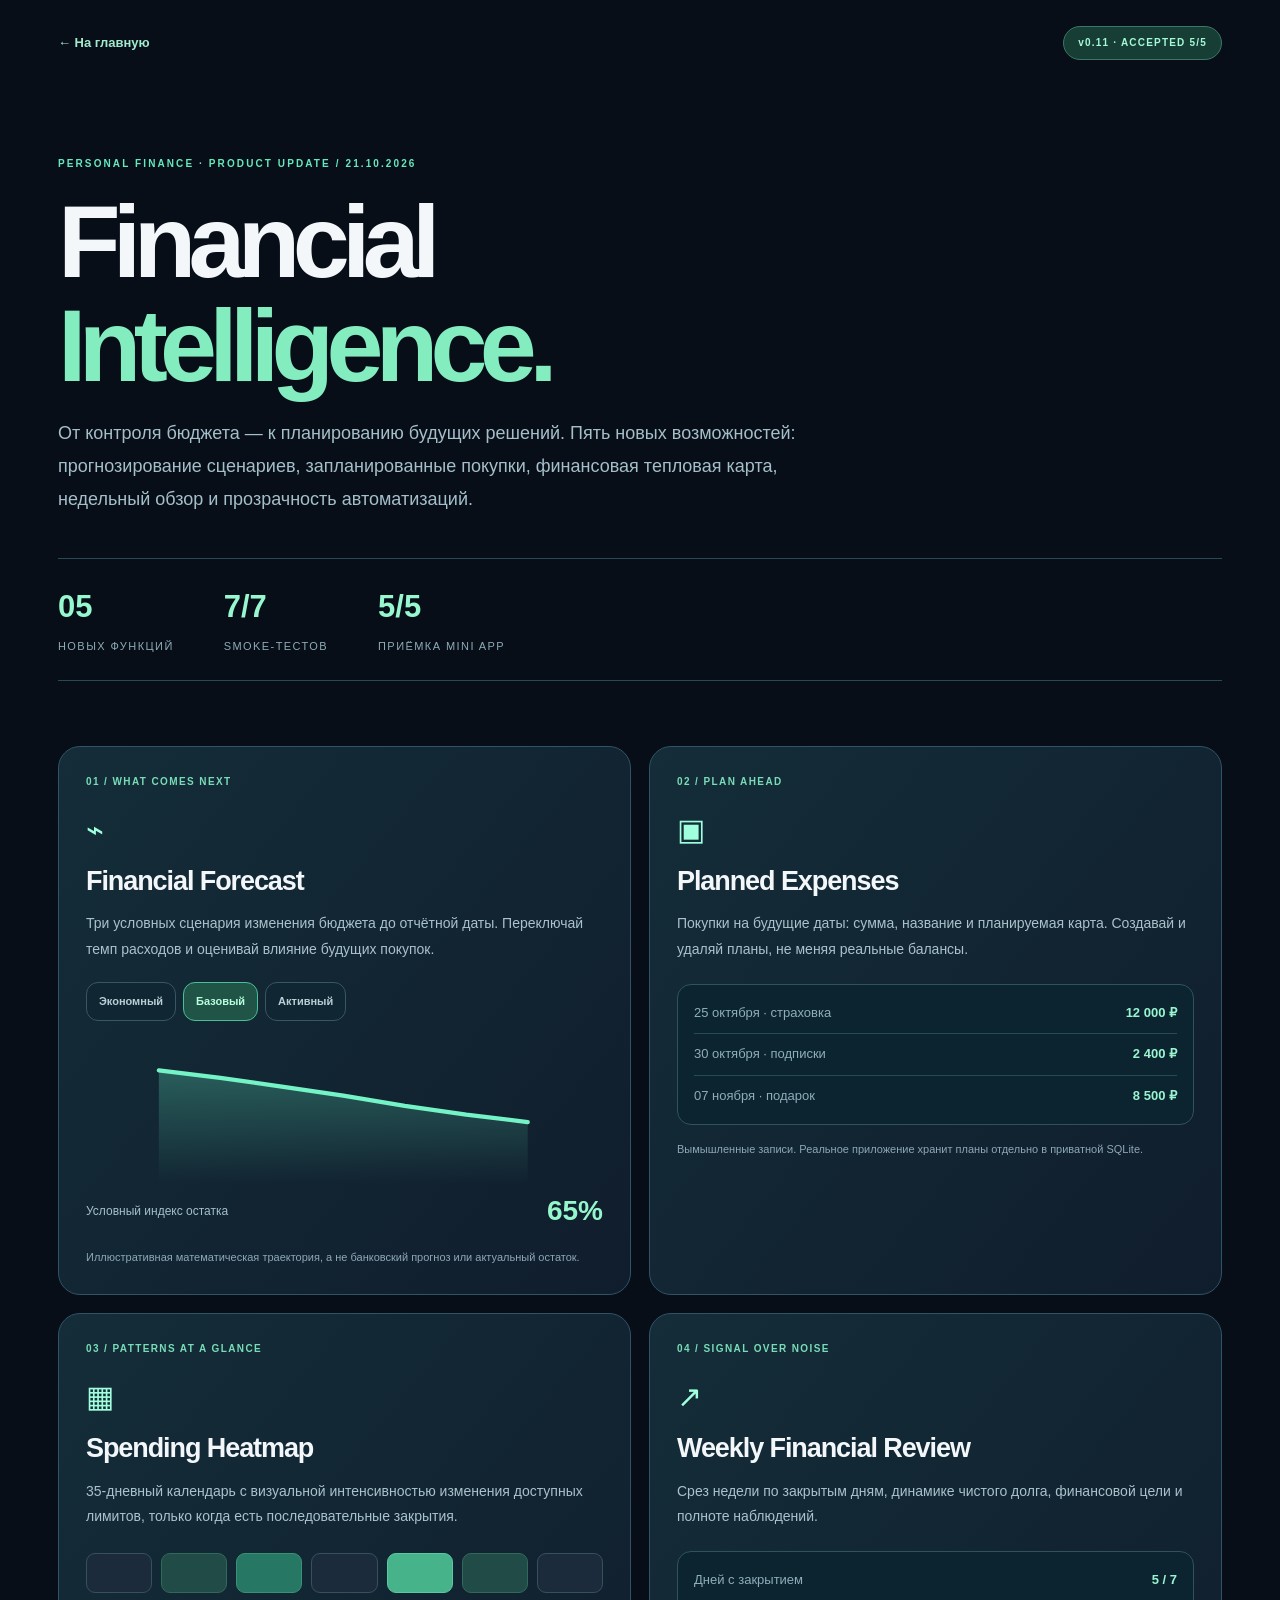
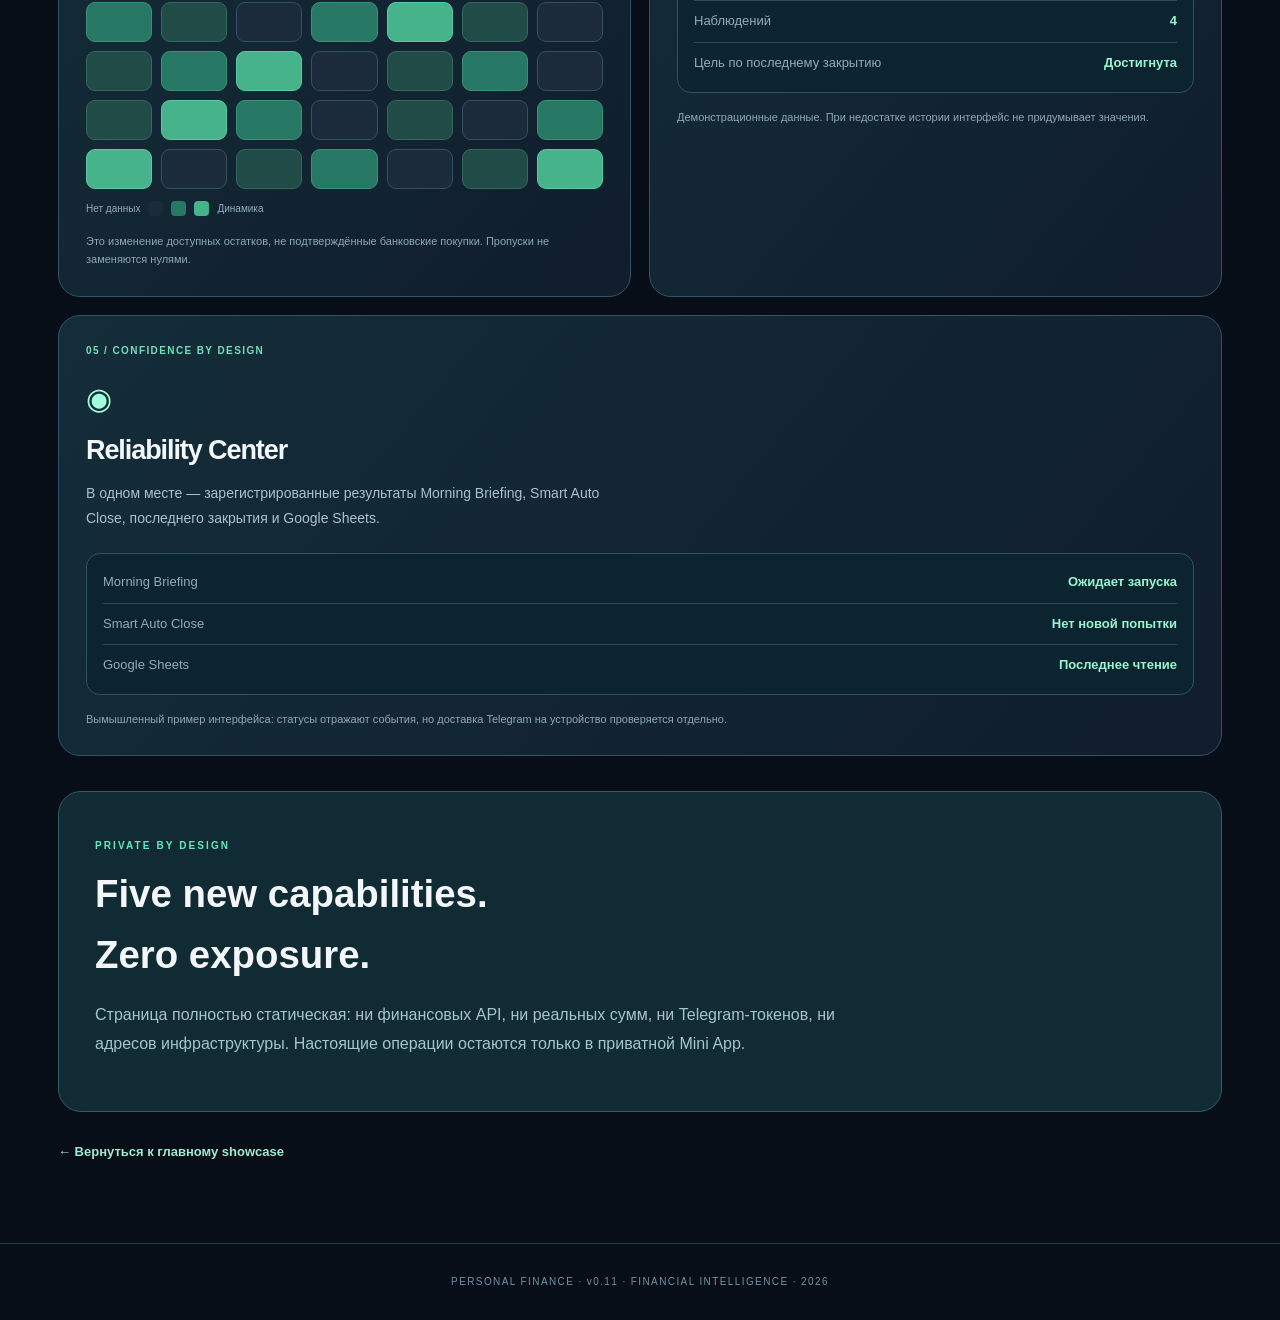
<file: v011.html>
<!doctype html>
<html lang="ru">
<head>
<meta charset="utf-8"><meta name="viewport" content="width=device-width,initial-scale=1">
<meta name="theme-color" content="#070e18">
<meta name="description" content="Personal Finance v0.11 Financial Intelligence — пять новых функций Telegram Mini App. Демонстрационные данные.">
<title>Personal Finance v0.11 · Financial Intelligence</title>
<link rel="icon" href="assets/favicon.svg" type="image/svg+xml">
<link rel="stylesheet" href="styles.css"><link rel="stylesheet" href="release-v010.css"><link rel="stylesheet" href="release-v011.css">
</head>
<body>
<header class="release-header"><a class="release-back" href="./">← На главную</a><span class="release-pill">v0.11 · ACCEPTED 5/5</span></header>
<main class="release-shell">
<p class="eyebrow">PERSONAL FINANCE · PRODUCT UPDATE / 21.10.2026</p>
<h1>Financial<br><em>Intelligence.</em></h1>
<p class="release-lead">От контроля бюджета — к планированию будущих решений. Пять новых возможностей: прогнозирование сценариев, запланированные покупки, финансовая тепловая карта, недельный обзор и прозрачность автоматизаций.</p>
<div class="release-stats"><div><strong>05</strong><span>Новых функций</span></div><div><strong>7/7</strong><span>Smoke-тестов</span></div><div><strong>5/5</strong><span>Приёмка Mini App</span></div></div>
<section class="release-grid" aria-label="Возможности версии 0.11">
<article class="release-card"><div class="release-meta">01 / WHAT COMES NEXT</div><div class="release-icon">⌁</div><h2>Financial Forecast</h2><p>Три условных сценария изменения бюджета до отчётной даты. Переключай темп расходов и оценивай влияние будущих покупок.</p>
<div class="v11-switch" aria-label="Сценарии прогноза"><button type="button" data-v11-scenario="save">Экономный</button><button type="button" data-v11-scenario="base" class="active">Базовый</button><button type="button" data-v11-scenario="active">Активный</button></div>
<svg class="v11-graph" viewBox="0 0 320 122" role="img" aria-label="Условный график бюджетной траектории">
<defs><linearGradient id="v11Shade" x1="0" x2="0" y1="0" y2="1"><stop stop-color="#62edc0" stop-opacity=".28"/><stop offset="1" stop-color="#62edc0" stop-opacity="0"/></linearGradient></defs>
<path id="v11Area" fill="url(#v11Shade)"></path><polyline id="v11Line" fill="none" stroke="#74f4c6" stroke-width="3.5" stroke-linejoin="round" stroke-linecap="round"></polyline>
</svg><div class="v11-figure"><span>Условный индекс остатка</span><strong id="v11Figure">65%</strong></div>
<small>Иллюстративная математическая траектория, а не банковский прогноз или актуальный остаток.</small></article>

<article class="release-card"><div class="release-meta">02 / PLAN AHEAD</div><div class="release-icon">▣</div><h2>Planned Expenses</h2><p>Покупки на будущие даты: сумма, название и планируемая карта. Создавай и удаляй планы, не меняя реальные балансы.</p>
<div class="release-rows"><div><span>25 октября · страховка</span><b>12 000 ₽</b></div><div><span>30 октября · подписки</span><b>2 400 ₽</b></div><div><span>07 ноября · подарок</span><b>8 500 ₽</b></div></div>
<small>Вымышленные записи. Реальное приложение хранит планы отдельно в приватной SQLite.</small></article>

<article class="release-card"><div class="release-meta">03 / PATTERNS AT A GLANCE</div><div class="release-icon">▦</div><h2>Spending Heatmap</h2><p>35-дневный календарь с визуальной интенсивностью изменения доступных лимитов, только когда есть последовательные закрытия.</p>
<div class="v11-heatmap" id="v11Heatmap" aria-label="Иллюстративная тепловая карта на синтетических данных"></div>
<div class="v11-legend"><span>Нет данных</span><i></i><i></i><i></i><span>Динамика</span></div>
<small>Это изменение доступных остатков, не подтверждённые банковские покупки. Пропуски не заменяются нулями.</small></article>

<article class="release-card"><div class="release-meta">04 / SIGNAL OVER NOISE</div><div class="release-icon">↗</div><h2>Weekly Financial Review</h2><p>Срез недели по закрытым дням, динамике чистого долга, финансовой цели и полноте наблюдений.</p>
<div class="release-rows"><div><span>Дней с закрытием</span><b>5 / 7</b></div><div><span>Наблюдений</span><b>4</b></div><div><span>Цель по последнему закрытию</span><b>Достигнута</b></div></div>
<small>Демонстрационные данные. При недостатке истории интерфейс не придумывает значения.</small></article>

<article class="release-card"><div class="release-meta">05 / CONFIDENCE BY DESIGN</div><div class="release-icon">◉</div><h2>Reliability Center</h2><p>В одном месте — зарегистрированные результаты Morning Briefing, Smart Auto Close, последнего закрытия и Google Sheets.</p>
<div class="release-rows"><div><span>Morning Briefing</span><b>Ожидает запуска</b></div><div><span>Smart Auto Close</span><b>Нет новой попытки</b></div><div><span>Google Sheets</span><b>Последнее чтение</b></div></div>
<small>Вымышленный пример интерфейса: статусы отражают события, но доставка Telegram на устройство проверяется отдельно.</small></article>
</section>
<section class="release-security"><p class="eyebrow">PRIVATE BY DESIGN</p><h2>Five new capabilities.<br>Zero exposure.</h2><p>Страница полностью статическая: ни финансовых API, ни реальных сумм, ни Telegram-токенов, ни адресов инфраструктуры. Настоящие операции остаются только в приватной Mini App.</p></section>
<a class="release-back bottom" href="./">← Вернуться к главному showcase</a>
</main><footer class="release-footer">PERSONAL FINANCE · v0.11 · FINANCIAL INTELLIGENCE · 2026</footer>
<script src="release-v011.js" defer></script>
</body></html>
</file>
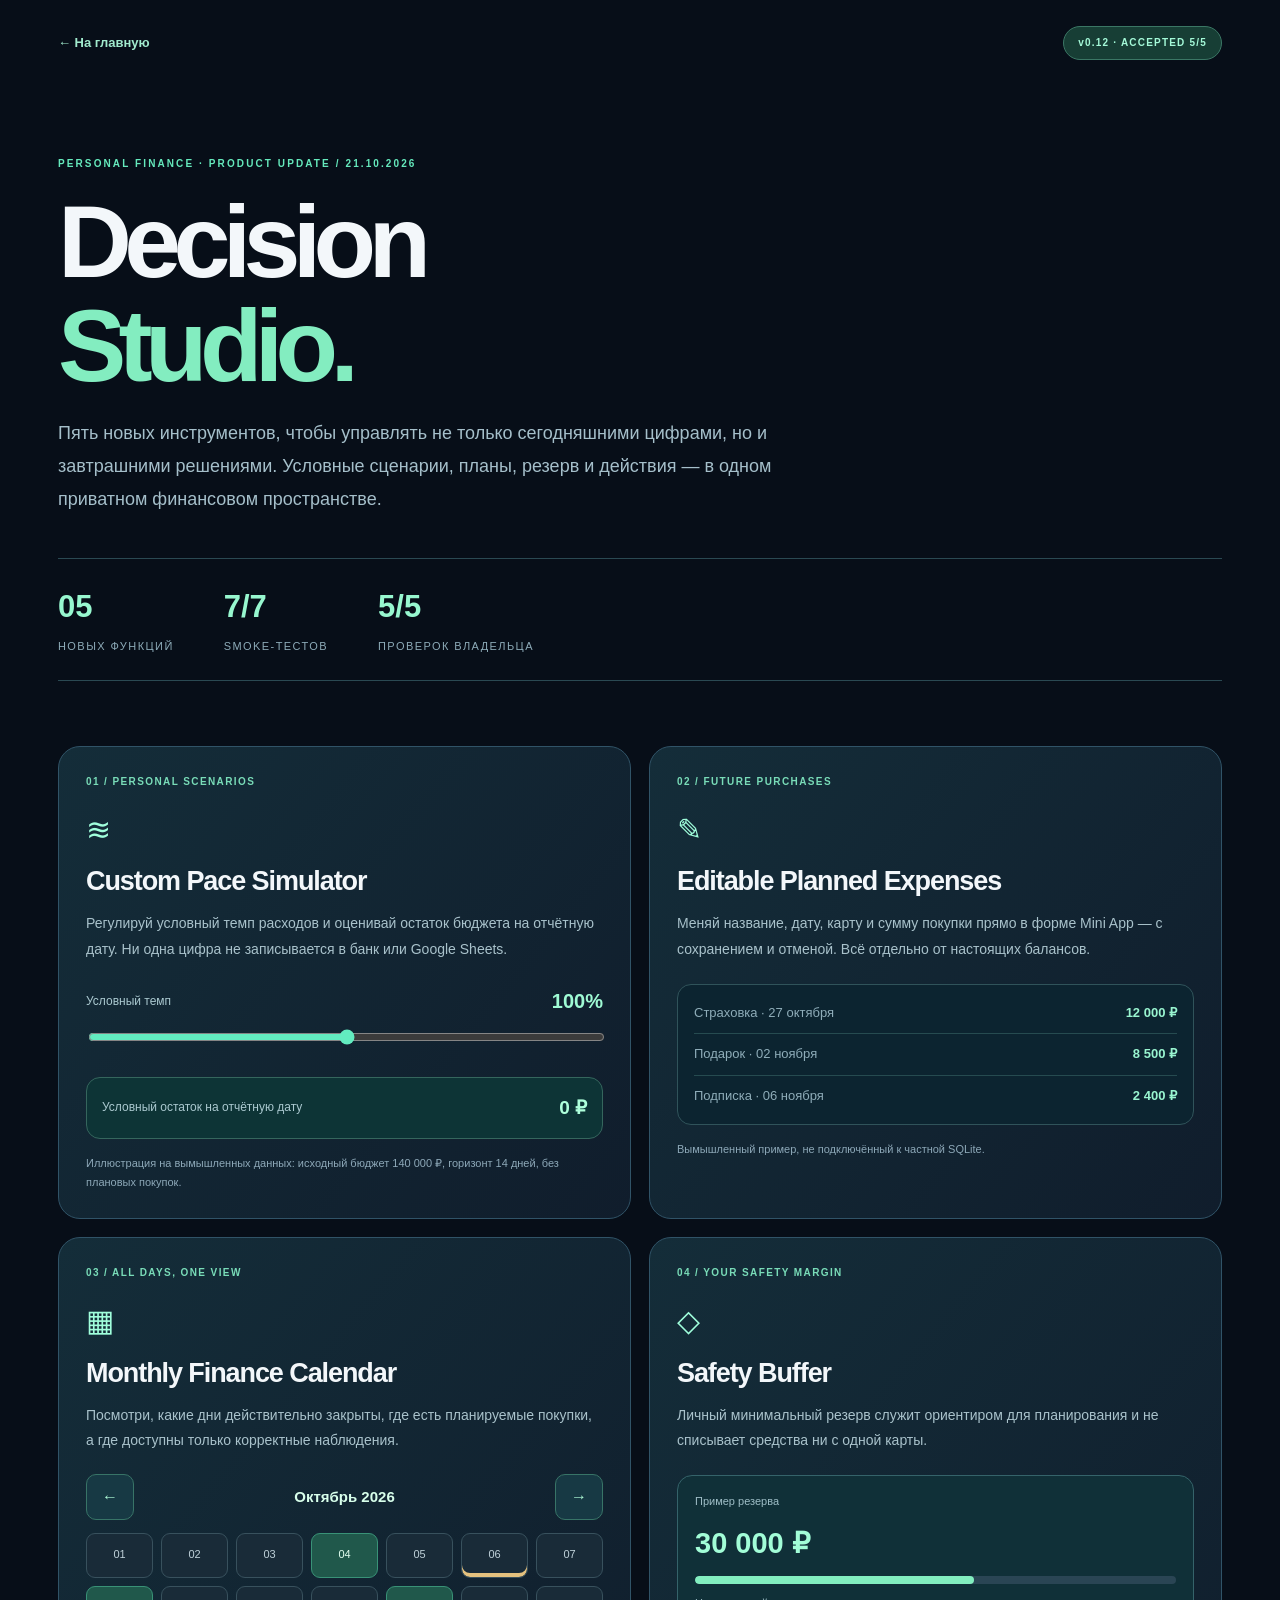
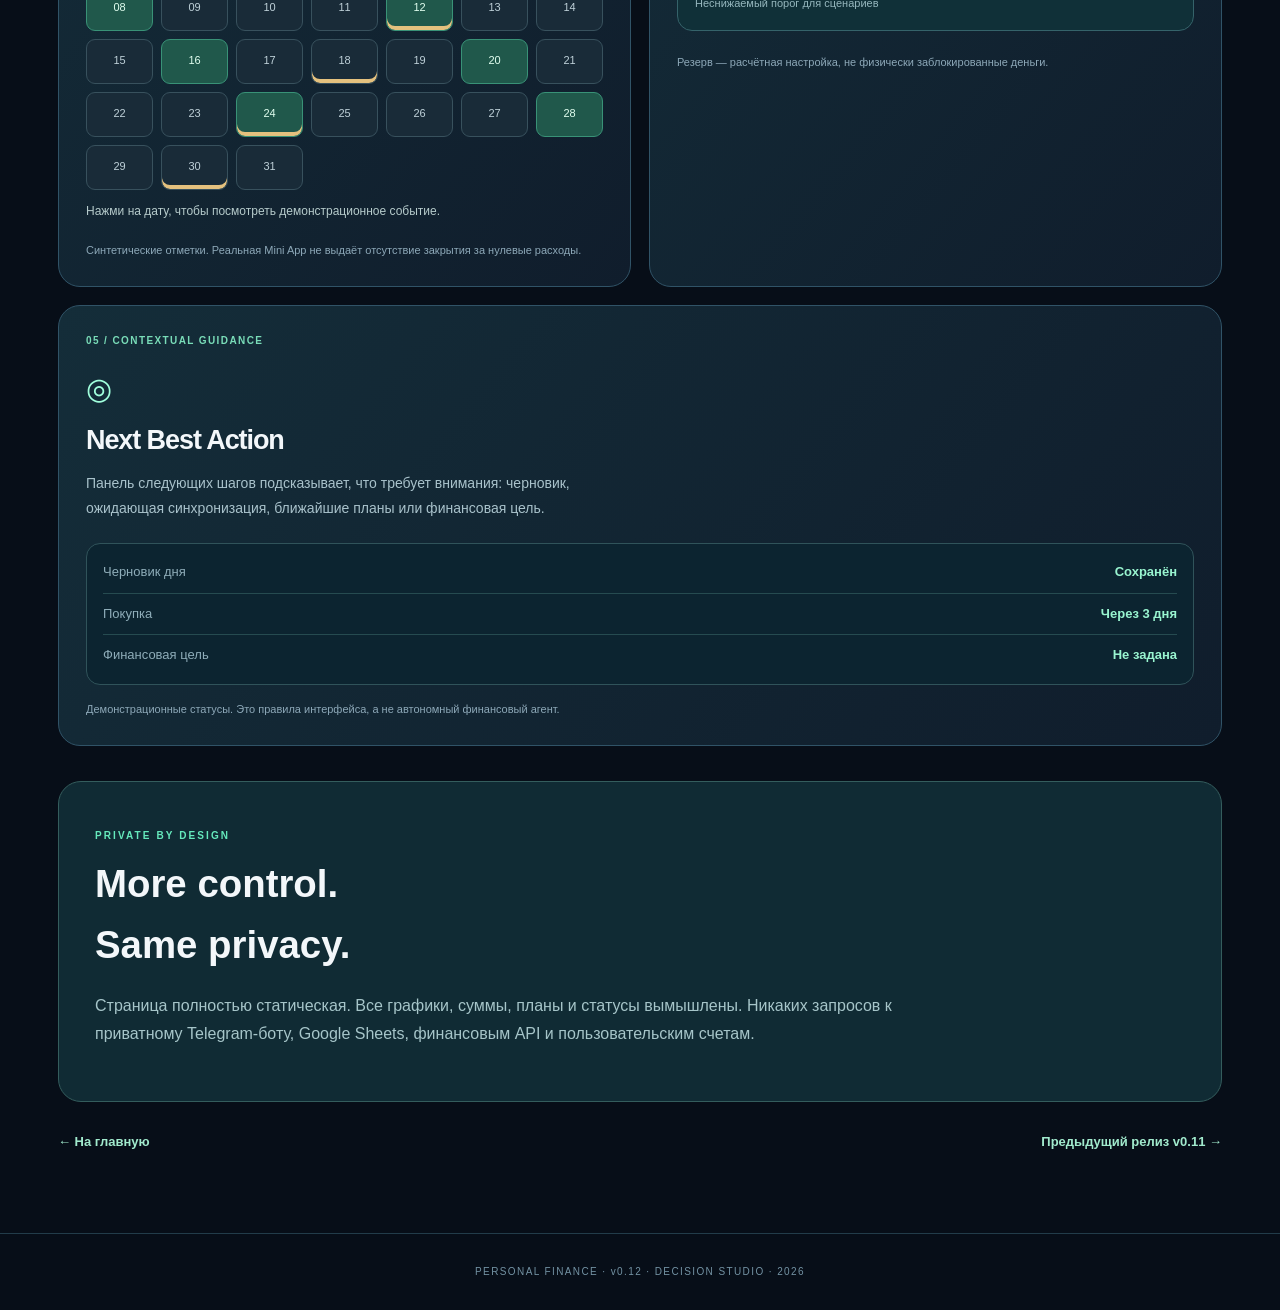
<file: v012.html>
<!doctype html>
<html lang="ru"><head><meta charset="utf-8"><meta name="viewport" content="width=device-width,initial-scale=1"><meta name="theme-color" content="#070e18">
<meta name="description" content="Personal Finance v0.12 Decision Studio — пять новых функций безопасного финансового планирования. Все числа вымышленные.">
<title>Personal Finance v0.12 · Decision Studio</title><link rel="icon" href="assets/favicon.svg" type="image/svg+xml"><link rel="stylesheet" href="styles.css"><link rel="stylesheet" href="release-v010.css"><link rel="stylesheet" href="release-v012.css"></head>
<body><header class="release-header"><a href="./" class="release-back">← На главную</a><span class="release-pill">v0.12 · ACCEPTED 5/5</span></header>
<main class="release-shell"><p class="eyebrow">PERSONAL FINANCE · PRODUCT UPDATE / 21.10.2026</p>
<h1>Decision<br><em>Studio.</em></h1>
<p class="release-lead">Пять новых инструментов, чтобы управлять не только сегодняшними цифрами, но и завтрашними решениями. Условные сценарии, планы, резерв и действия — в одном приватном финансовом пространстве.</p>
<div class="release-stats"><div><strong>05</strong><span>Новых функций</span></div><div><strong>7/7</strong><span>Smoke-тестов</span></div><div><strong>5/5</strong><span>Проверок владельца</span></div></div>
<section class="release-grid" aria-label="Возможности v0.12">
<article class="release-card"><div class="release-meta">01 / PERSONAL SCENARIOS</div><div class="release-icon">≋</div><h2>Custom Pace Simulator</h2><p>Регулируй условный темп расходов и оценивай остаток бюджета на отчётную дату. Ни одна цифра не записывается в банк или Google Sheets.</p>
<div class="v12-label"><span>Условный темп</span><strong id="v12PaceValue">100%</strong></div><input id="v12Pace" type="range" min="0" max="200" value="100" step="10" aria-label="Условный темп расходов в процентах">
<div class="v12-results"><span>Условный остаток на отчётную дату</span><strong id="v12PaceResult">0 ₽</strong></div>
<small>Иллюстрация на вымышленных данных: исходный бюджет 140 000 ₽, горизонт 14 дней, без плановых покупок.</small></article>
<article class="release-card"><div class="release-meta">02 / FUTURE PURCHASES</div><div class="release-icon">✎</div><h2>Editable Planned Expenses</h2><p>Меняй название, дату, карту и сумму покупки прямо в форме Mini App — с сохранением и отменой. Всё отдельно от настоящих балансов.</p>
<div class="release-rows"><div><span>Страховка · 27 октября</span><b>12 000 ₽</b></div><div><span>Подарок · 02 ноября</span><b>8 500 ₽</b></div><div><span>Подписка · 06 ноября</span><b>2 400 ₽</b></div></div>
<small>Вымышленный пример, не подключённый к частной SQLite.</small></article>
<article class="release-card"><div class="release-meta">03 / ALL DAYS, ONE VIEW</div><div class="release-icon">▦</div><h2>Monthly Finance Calendar</h2><p>Посмотри, какие дни действительно закрыты, где есть планируемые покупки, а где доступны только корректные наблюдения.</p>
<div class="v12-month"><button id="v12Prev" type="button" aria-label="Предыдущий месяц">←</button><strong id="v12MonthLabel">Октябрь 2026</strong><button id="v12Next" type="button" aria-label="Следующий месяц">→</button></div>
<div class="v12-calendar" id="v12Calendar" aria-label="Иллюстративный календарь"></div>
<div id="v12CalendarDetail" class="v12-caption" aria-live="polite">Нажми на день для примера.</div>
<small>Синтетические отметки. Реальная Mini App не выдаёт отсутствие закрытия за нулевые расходы.</small></article>
<article class="release-card"><div class="release-meta">04 / YOUR SAFETY MARGIN</div><div class="release-icon">◇</div><h2>Safety Buffer</h2><p>Личный минимальный резерв служит ориентиром для планирования и не списывает средства ни с одной карты.</p>
<div class="v12-buffer"><span>Пример резерва</span><strong>30 000 ₽</strong><div class="v12-track"><i></i></div><small>Неснижаемый порог для сценариев</small></div>
<small>Резерв — расчётная настройка, не физически заблокированные деньги.</small></article>
<article class="release-card"><div class="release-meta">05 / CONTEXTUAL GUIDANCE</div><div class="release-icon">◎</div><h2>Next Best Action</h2><p>Панель следующих шагов подсказывает, что требует внимания: черновик, ожидающая синхронизация, ближайшие планы или финансовая цель.</p>
<div class="release-rows"><div><span>Черновик дня</span><b>Сохранён</b></div><div><span>Покупка</span><b>Через 3 дня</b></div><div><span>Финансовая цель</span><b>Не задана</b></div></div>
<small>Демонстрационные статусы. Это правила интерфейса, а не автономный финансовый агент.</small></article>
</section>
<section class="release-security"><p class="eyebrow">PRIVATE BY DESIGN</p><h2>More control.<br>Same privacy.</h2><p>Страница полностью статическая. Все графики, суммы, планы и статусы вымышлены. Никаких запросов к приватному Telegram-боту, Google Sheets, финансовым API и пользовательским счетам.</p></section>
<div class="v12-bottom-links"><a class="release-back" href="./">← На главную</a><a class="release-back" href="v011.html">Предыдущий релиз v0.11 →</a></div></main>
<footer class="release-footer">PERSONAL FINANCE · v0.12 · DECISION STUDIO · 2026</footer><script src="release-v012.js" defer></script></body></html>
</file>
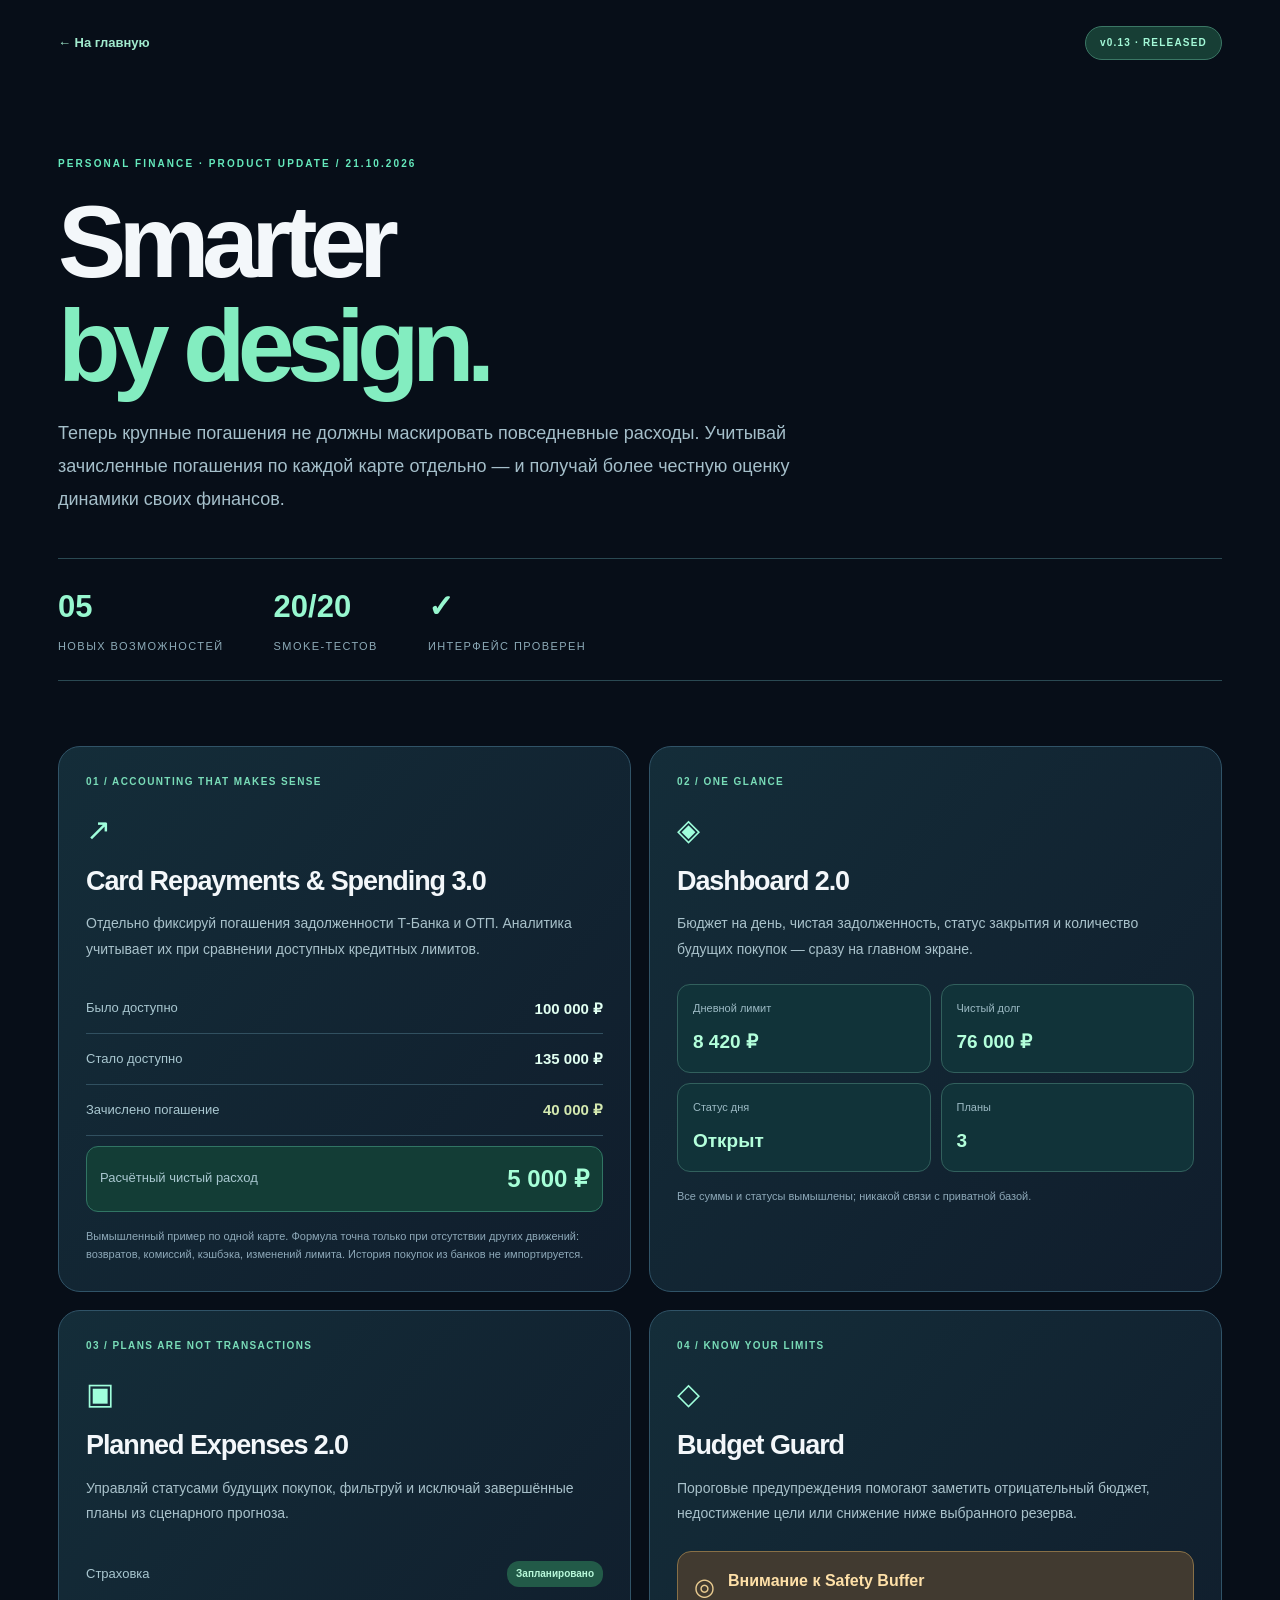
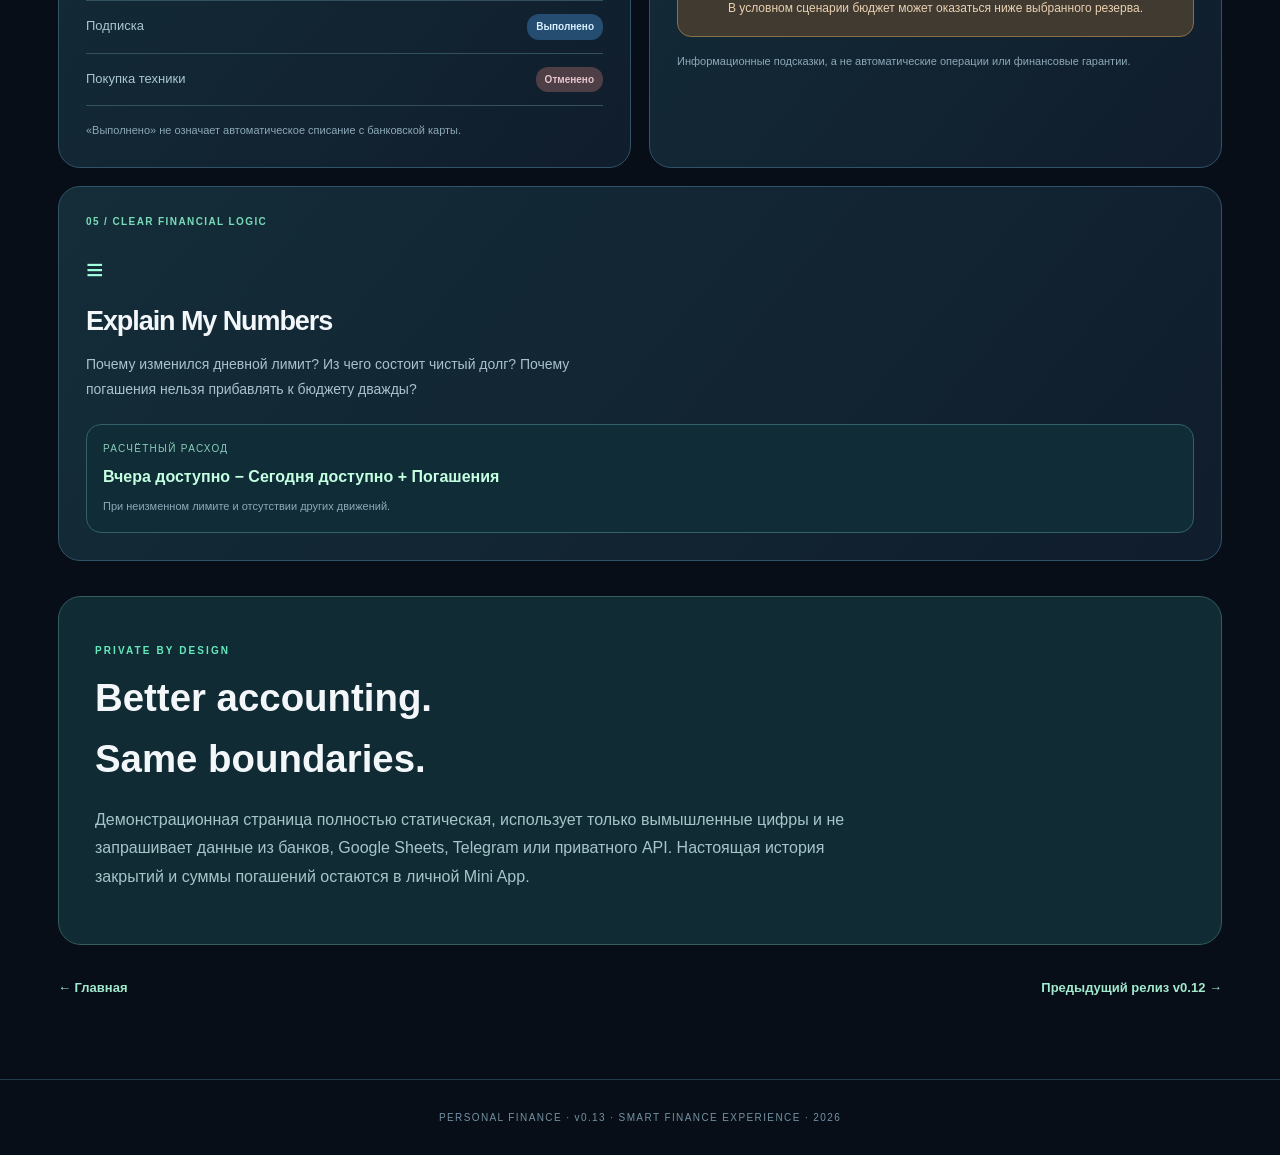
<file: v013.html>
<!doctype html><html lang="ru"><head><meta charset="utf-8"><meta name="viewport" content="width=device-width,initial-scale=1"><meta name="theme-color" content="#070e18"><meta name="description" content="Personal Finance v0.13: Card Repayments, Spending Analytics 3.0, Dashboard 2.0, Plans, Budget Guard, Explain My Numbers. Вымышленные данные."><title>Personal Finance v0.13 · Smart Finance Experience</title><link rel="icon" href="assets/favicon.svg" type="image/svg+xml"><link rel="stylesheet" href="styles.css"><link rel="stylesheet" href="release-v010.css"><link rel="stylesheet" href="release-v013.css"></head><body>
<header class="release-header"><a href="./" class="release-back">← На главную</a><span class="release-pill">v0.13 · RELEASED</span></header>
<main class="release-shell"><p class="eyebrow">PERSONAL FINANCE · PRODUCT UPDATE / 21.10.2026</p><h1>Smarter<br><em>by design.</em></h1>
<p class="release-lead">Теперь крупные погашения не должны маскировать повседневные расходы. Учитывай зачисленные погашения по каждой карте отдельно — и получай более честную оценку динамики своих финансов.</p>
<div class="release-stats"><div><strong>05</strong><span>Новых возможностей</span></div><div><strong>20/20</strong><span>Smoke-тестов</span></div><div><strong>✓</strong><span>Интерфейс проверен</span></div></div>
<section class="release-grid" aria-label="Возможности релиза">
<article class="release-card"><div class="release-meta">01 / ACCOUNTING THAT MAKES SENSE</div><div class="release-icon">↗</div><h2>Card Repayments & Spending 3.0</h2><p>Отдельно фиксируй погашения задолженности Т-Банка и ОТП. Аналитика учитывает их при сравнении доступных кредитных лимитов.</p>
<div class="v13-ledger">
<div><span>Было доступно</span><strong>100 000 ₽</strong></div>
<div><span>Стало доступно</span><strong>135 000 ₽</strong></div>
<div class="v13-accent"><span>Зачислено погашение</span><strong>40 000 ₽</strong></div>
<div class="v13-result"><span>Расчётный чистый расход</span><strong>5 000 ₽</strong></div></div>
<small>Вымышленный пример по одной карте. Формула точна только при отсутствии других движений: возвратов, комиссий, кэшбэка, изменений лимита. История покупок из банков не импортируется.</small></article>
<article class="release-card"><div class="release-meta">02 / ONE GLANCE</div><div class="release-icon">◈</div><h2>Dashboard 2.0</h2><p>Бюджет на день, чистая задолженность, статус закрытия и количество будущих покупок — сразу на главном экране.</p>
<div class="v13-tiles"><div><span>Дневной лимит</span><strong>8 420 ₽</strong></div><div><span>Чистый долг</span><strong>76 000 ₽</strong></div><div><span>Статус дня</span><strong>Открыт</strong></div><div><span>Планы</span><strong>3</strong></div></div><small>Все суммы и статусы вымышлены; никакой связи с приватной базой.</small></article>
<article class="release-card"><div class="release-meta">03 / PLANS ARE NOT TRANSACTIONS</div><div class="release-icon">▣</div><h2>Planned Expenses 2.0</h2><p>Управляй статусами будущих покупок, фильтруй и исключай завершённые планы из сценарного прогноза.</p>
<div class="v13-plans"><div><span>Страховка</span><b class="v13-tag">Запланировано</b></div><div><span>Подписка</span><b class="v13-tag done">Выполнено</b></div><div><span>Покупка техники</span><b class="v13-tag cancel">Отменено</b></div></div><small>«Выполнено» не означает автоматическое списание с банковской карты.</small></article>
<article class="release-card"><div class="release-meta">04 / KNOW YOUR LIMITS</div><div class="release-icon">◇</div><h2>Budget Guard</h2><p>Пороговые предупреждения помогают заметить отрицательный бюджет, недостижение цели или снижение ниже выбранного резерва.</p><div class="v13-alert"><span>◎</span><div><strong>Внимание к Safety Buffer</strong><p>В условном сценарии бюджет может оказаться ниже выбранного резерва.</p></div></div><small>Информационные подсказки, а не автоматические операции или финансовые гарантии.</small></article>
<article class="release-card"><div class="release-meta">05 / CLEAR FINANCIAL LOGIC</div><div class="release-icon">≡</div><h2>Explain My Numbers</h2><p>Почему изменился дневной лимит? Из чего состоит чистый долг? Почему погашения нельзя прибавлять к бюджету дважды?</p><div class="v13-formula"><span>РАСЧЁТНЫЙ РАСХОД</span><strong>Вчера доступно − Сегодня доступно + Погашения</strong><small>При неизменном лимите и отсутствии других движений.</small></div></article>
</section><section class="release-security"><p class="eyebrow">PRIVATE BY DESIGN</p><h2>Better accounting.<br>Same boundaries.</h2><p>Демонстрационная страница полностью статическая, использует только вымышленные цифры и не запрашивает данные из банков, Google Sheets, Telegram или приватного API. Настоящая история закрытий и суммы погашений остаются в личной Mini App.</p></section>
<div class="v13-bottom"><a class="release-back" href="./">← Главная</a><a class="release-back" href="v012.html">Предыдущий релиз v0.12 →</a></div>
</main><footer class="release-footer">PERSONAL FINANCE · v0.13 · SMART FINANCE EXPERIENCE · 2026</footer></body></html>
</file>
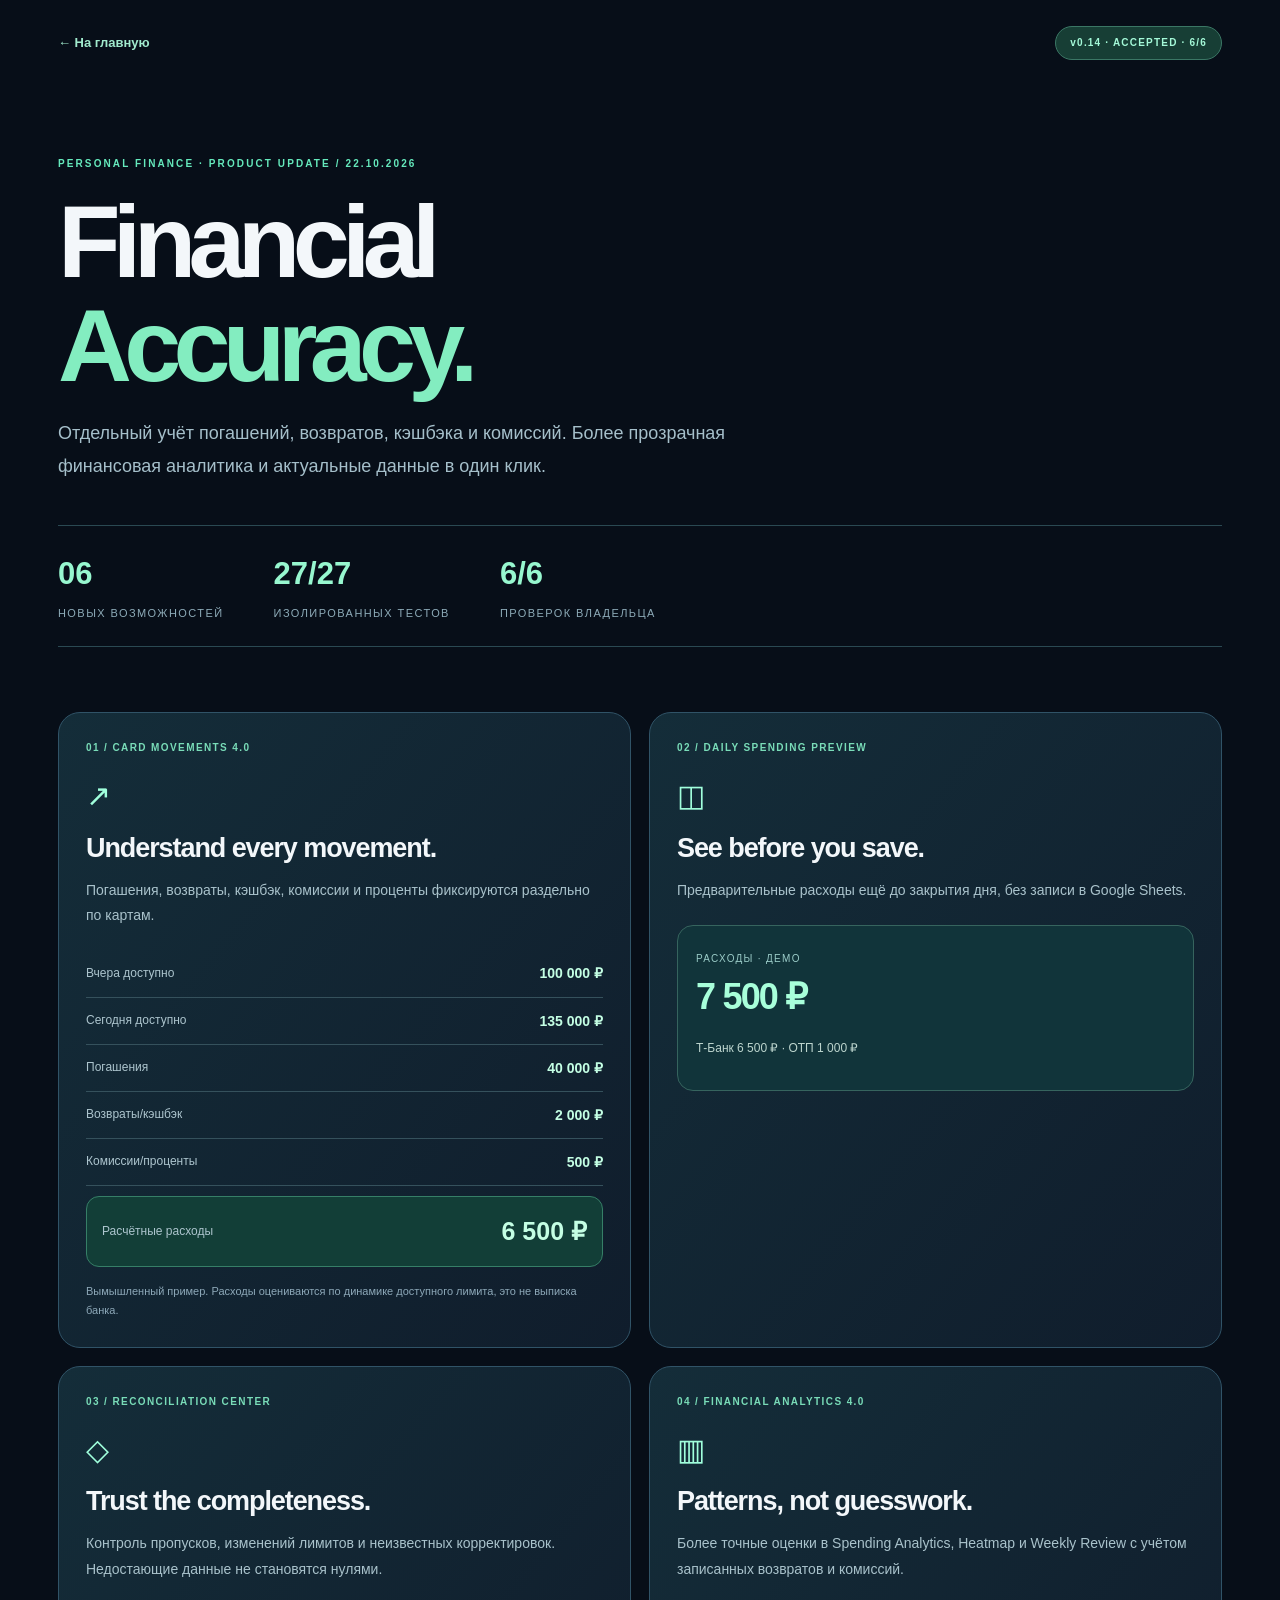
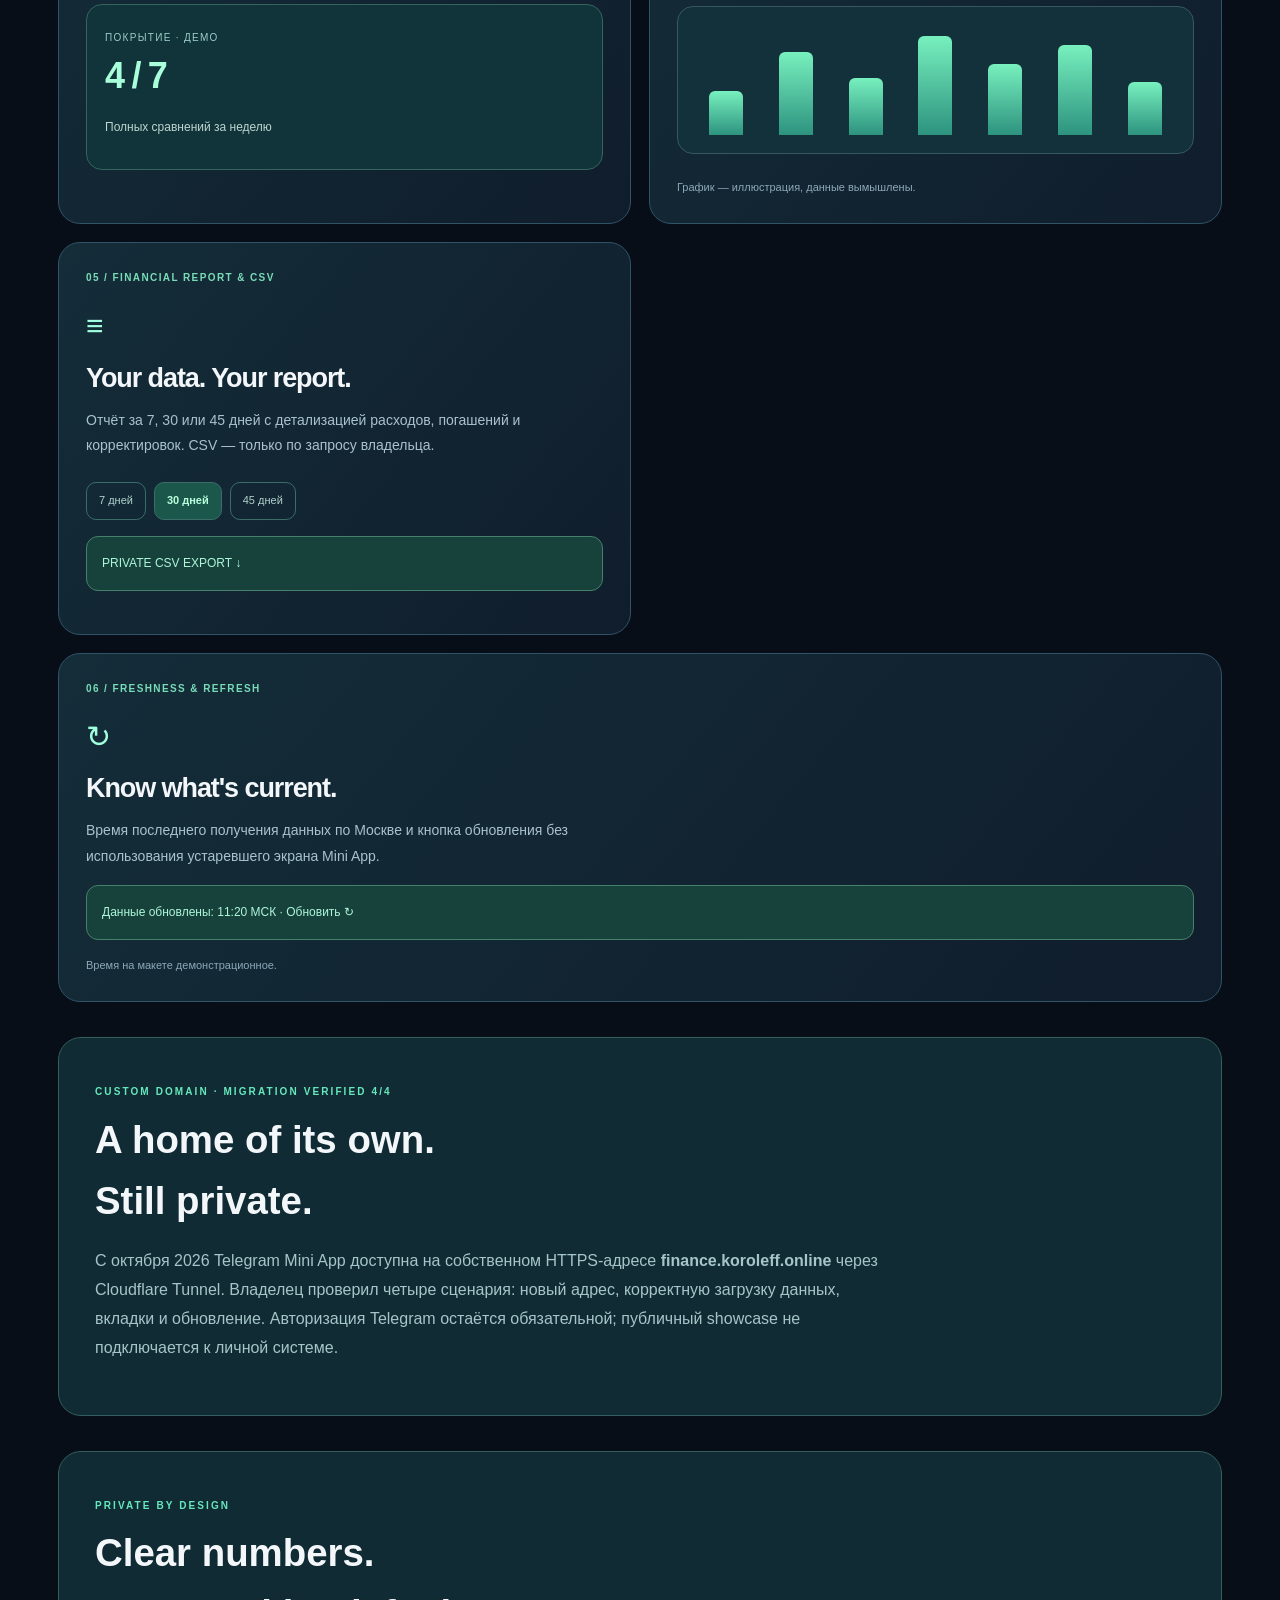
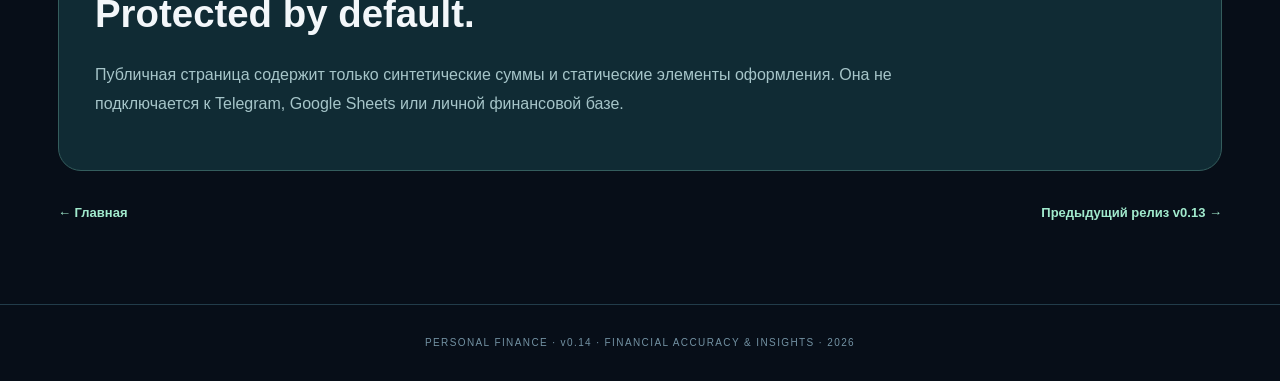
<file: v014.html>
<!doctype html><html lang="ru"><head><meta charset="utf-8"><meta name="viewport" content="width=device-width,initial-scale=1"><meta name="theme-color" content="#070e18"><meta name="description" content="v0.14 Financial Accuracy & Insights. Иллюстрации с вымышленными числами."><title>Personal Finance v0.14 · Financial Accuracy & Insights</title><link rel="icon" type="image/svg+xml" href="assets/favicon.svg"><link rel="stylesheet" href="styles.css"><link rel="stylesheet" href="release-v010.css"><link rel="stylesheet" href="release-v014.css"></head><body>
<header class="release-header"><a href="./" class="release-back">← На главную</a><span class="release-pill">v0.14 · ACCEPTED · 6/6</span></header>
<main class="release-shell"><p class="eyebrow">PERSONAL FINANCE · PRODUCT UPDATE / 22.10.2026</p><h1>Financial<br><em>Accuracy.</em></h1>
<p class="release-lead">Отдельный учёт погашений, возвратов, кэшбэка и комиссий. Более прозрачная финансовая аналитика и актуальные данные в один клик.</p>
<div class="release-stats"><div><strong>06</strong><span>Новых возможностей</span></div><div><strong>27/27</strong><span>Изолированных тестов</span></div><div><strong>6/6</strong><span>Проверок владельца</span></div></div>
<section class="release-grid" aria-label="Новое в версии 0.14">
<article class="release-card"><div class="release-meta">01 / CARD MOVEMENTS 4.0</div><div class="release-icon">↗</div><h2>Understand every movement.</h2><p>Погашения, возвраты, кэшбэк, комиссии и проценты фиксируются раздельно по картам.</p>
<div class="v14-ledger"><div><span>Вчера доступно</span><strong>100 000 ₽</strong></div><div><span>Сегодня доступно</span><strong>135 000 ₽</strong></div><div><span>Погашения</span><strong>40 000 ₽</strong></div><div><span>Возвраты/кэшбэк</span><strong>2 000 ₽</strong></div><div><span>Комиссии/проценты</span><strong>500 ₽</strong></div><div class="v14-result"><span>Расчётные расходы</span><strong>6 500 ₽</strong></div></div><small>Вымышленный пример. Расходы оцениваются по динамике доступного лимита, это не выписка банка.</small></article>
<article class="release-card"><div class="release-meta">02 / DAILY SPENDING PREVIEW</div><div class="release-icon">◫</div><h2>See before you save.</h2><p>Предварительные расходы ещё до закрытия дня, без записи в Google Sheets.</p><div class="v14-hero-metric"><span>РАСХОДЫ · ДЕМО</span><strong>7 500 ₽</strong><p>Т-Банк 6 500 ₽ · ОТП 1 000 ₽</p></div></article>
<article class="release-card"><div class="release-meta">03 / RECONCILIATION CENTER</div><div class="release-icon">◇</div><h2>Trust the completeness.</h2><p>Контроль пропусков, изменений лимитов и неизвестных корректировок. Недостающие данные не становятся нулями.</p><div class="v14-hero-metric"><span>ПОКРЫТИЕ · ДЕМО</span><strong>4 / 7</strong><p>Полных сравнений за неделю</p></div></article>
<article class="release-card"><div class="release-meta">04 / FINANCIAL ANALYTICS 4.0</div><div class="release-icon">▥</div><h2>Patterns, not guesswork.</h2><p>Более точные оценки в Spending Analytics, Heatmap и Weekly Review с учётом записанных возвратов и комиссий.</p><div class="v14-bars"><i style="height:40%"></i><i style="height:75%"></i><i style="height:52%"></i><i style="height:90%"></i><i style="height:64%"></i><i style="height:82%"></i><i style="height:48%"></i></div><small>График — иллюстрация, данные вымышлены.</small></article>
<article class="release-card"><div class="release-meta">05 / FINANCIAL REPORT & CSV</div><div class="release-icon">≡</div><h2>Your data. Your report.</h2><p>Отчёт за 7, 30 или 45 дней с детализацией расходов, погашений и корректировок. CSV — только по запросу владельца.</p><div class="v14-chipline"><span>7 дней</span><strong>30 дней</strong><span>45 дней</span></div><div class="v14-banner">PRIVATE CSV EXPORT ↓</div></article>
<article class="release-card"><div class="release-meta">06 / FRESHNESS & REFRESH</div><div class="release-icon">↻</div><h2>Know what's current.</h2><p>Время последнего получения данных по Москве и кнопка обновления без использования устаревшего экрана Mini App.</p><div class="v14-banner">Данные обновлены: 11:20 МСК · Обновить ↻</div><small>Время на макете демонстрационное.</small></article>
</section><section class="release-security"><p class="eyebrow">CUSTOM DOMAIN · MIGRATION VERIFIED 4/4</p><h2>A home of its own.<br>Still private.</h2><p>С октября 2026 Telegram Mini App доступна на собственном HTTPS-адресе <strong>finance.koroleff.online</strong> через Cloudflare Tunnel. Владелец проверил четыре сценария: новый адрес, корректную загрузку данных, вкладки и обновление. Авторизация Telegram остаётся обязательной; публичный showcase не подключается к личной системе.</p></section>
<section class="release-security"><p class="eyebrow">PRIVATE BY DESIGN</p><h2>Clear numbers.<br>Protected by default.</h2><p>Публичная страница содержит только синтетические суммы и статические элементы оформления. Она не подключается к Telegram, Google Sheets или личной финансовой базе.</p></section>
<div class="v14-bottom"><a class="release-back" href="./">← Главная</a><a class="release-back" href="v013.html">Предыдущий релиз v0.13 →</a></div></main><footer class="release-footer">PERSONAL FINANCE · v0.14 · FINANCIAL ACCURACY & INSIGHTS · 2026</footer></body></html>
</file>
<file: styles.css>
:root{--bg:#070e18;--surface:#101d2b;--line:#294054;--text:#f3f7fa;--muted:#9caec0;--mint:#65e9bc;--gold:#d9c3a0;--cyan:#a8d9ed;--max:1220px}*{box-sizing:border-box}html{scroll-behavior:smooth}body{margin:0;background:var(--bg);color:var(--text);font-family:Inter,-apple-system,BlinkMacSystemFont,"Segoe UI",Roboto,Arial,sans-serif;line-height:1.58;overflow-x:hidden}a{color:inherit;text-decoration:none}button,input{font:inherit}button{cursor:pointer}::selection{background:#5ce4ae;color:#061a17}.wrap{width:min(calc(100% - 64px),var(--max));margin:auto}.ambient{position:absolute;pointer-events:none;filter:blur(85px);z-index:-1}.ambient-one{width:550px;height:550px;top:110px;right:-150px;background:#0c625a4d}.ambient-two{width:300px;height:450px;top:700px;left:-170px;background:#263a7655}.topbar{position:sticky;z-index:50;top:0;background:#080f19eb;backdrop-filter:blur(20px);border-bottom:1px solid #ffffff12}.nav{display:flex;align-items:center;justify-content:space-between;gap:24px;height:86px}.brand{display:flex;align-items:center;gap:11px;font-weight:900;font-size:16px;letter-spacing:-.055em;line-height:1.1;white-space:nowrap}.brandmark{width:42px;height:42px;display:grid;place-items:center;background:linear-gradient(135deg,#b4fbdc,#2db7a3);color:#092120;border-radius:13px;font-size:25px}.brand-thin{font-weight:400;color:#c6ddd8}.brand small{display:block;font-weight:600;letter-spacing:.19em;color:#839ca5;font-size:8px;margin-top:6px}.links{display:flex;gap:29px;font-size:12px;font-weight:650;color:#b3c2d0}.links a:hover,.site-footer a:hover{color:var(--mint)}.navright{display:flex;align-items:center;gap:12px}.release{padding:8px 12px;border:1px solid #37756269;background:#16362d7d;color:#adf2d9;font-size:10px;letter-spacing:.08em;font-weight:750;border-radius:50px;white-space:nowrap}.online{display:inline-block;width:7px;height:7px;border-radius:50%;background:#67ecc0;margin-right:7px;box-shadow:0 0 15px #54f5b2}.menubtn{display:none;color:white;background:#162938;border:1px solid #325062;border-radius:10px;padding:6px 10px}.hero{padding:100px 0 115px;min-height:750px;display:grid;grid-template-columns:1.06fr 1fr;gap:55px;align-items:center}.eyebrow{color:var(--mint);letter-spacing:.21em;font-size:10px;font-weight:850;text-transform:uppercase}.eyebrow .line{display:inline-block;height:1px;background:var(--mint);width:24px;vertical-align:middle;margin-right:9px}.hero h1{font-size:clamp(60px,6.5vw,106px);line-height:.98;letter-spacing:-.085em;margin:28px 0 33px;font-weight:800}.hero h1 em,.security h2 em,.endcap h2 em,.experience-notes h3 em{font-style:normal;color:var(--mint)}.hero-lead{color:#b3c5d1;max-width:530px;font-size:18px;line-height:1.85}.hero-lead strong{color:#f4fbf9;font-weight:600}.hero-actions{display:flex;gap:12px;flex-wrap:wrap;margin:38px 0 53px}.btn{display:inline-flex;align-items:center;justify-content:space-between;gap:24px;border-radius:12px;font-weight:750;font-size:13px;padding:16px 23px;border:1px solid transparent;transition:transform .2s,background .2s}.btn:hover{transform:translateY(-2px)}.btn-main{background:var(--mint);color:#08291f;box-shadow:0 13px 42px #31c49530}.btn-sub{color:#d7e4ec;border-color:#41606d;background:#20314273}.hero-foot{display:flex;gap:33px}.hero-foot div{display:grid;gap:2px}.hero-foot b{color:#d1e9e5;font-size:11px}.hero-foot span{font-size:11px;color:#758b9e}.hero-visual{position:relative;min-height:600px;display:flex;justify-content:center;align-items:center}.orbit{position:absolute;border:1px solid #60deb927;border-radius:50%;width:500px;height:500px}.orbit-b{width:395px;height:395px;border-color:#71d9ca2d}.device{z-index:2;width:302px;background:#030b12;border:7px solid #273949;border-radius:40px;box-shadow:0 40px 100px #0009,0 0 60px #39dcaa13;padding:14px 9px 9px;transform:rotate(7deg)}.device-notch{width:87px;height:14px;margin:-12px auto 8px;background:#243541;border-radius:0 0 14px 14px}.phone-inner{background:linear-gradient(180deg,#0f2131,#081723);border-radius:23px;padding:18px 13px 19px;min-height:495px;overflow:hidden}.mini-top{display:flex;align-items:center;gap:6px;font-size:12px;font-weight:850}.mini-gem{display:grid;place-items:center;width:26px;height:26px;border-radius:8px;background:#8bf4d7;color:#0b2823;font-size:18px}.mini-top small{display:block;color:#8ba1aa;letter-spacing:.1em;font-size:6px}.mini-top i{margin-left:auto;color:#83ddbe;font-style:normal;font-size:6px}.mini-hero{margin:24px 0 18px;border-radius:17px;background:linear-gradient(120deg,#135960,#246b4c);padding:20px 15px}.mini-hero>span{font-size:8px;letter-spacing:.1em;color:#b7e9df}.mini-hero strong{font-size:32px;letter-spacing:-1px;display:block;margin:9px 0}.mini-hero div{font-size:8px;color:#b4dad6;display:flex;justify-content:space-between}.mini-hero div span{color:#80ffcb}.mini-smalltitle{font-size:8px;font-weight:850;letter-spacing:.08em;display:flex;justify-content:space-between;margin:17px 0 10px}.mini-smalltitle span{color:#7299a8}.mini-tiles{display:grid;grid-template-columns:1fr 1fr;gap:8px}.mini-tiles>div{background:#172e3f;border:1px solid #26495a;border-radius:12px;padding:12px}.mini-tiles small{color:#abc4cd;font-size:7px}.mini-tiles b{font-size:13px;display:block;margin-top:8px}.mini-bank{display:flex;align-items:center;gap:7px;padding:10px 4px;border-bottom:1px solid #244052}.bankmark{width:26px;height:26px;flex:none;display:grid;place-items:center;border-radius:8px;font-weight:900}.tmark{background:#fae136;color:#1f2021}.omark{background:#ff7055;color:#fff}.mini-bank>div{display:grid;gap:1px}.mini-bank b{font-size:9px}.mini-bank small{font-size:7px;color:#8fabb6}.mini-bank>strong{margin-left:auto;font-size:10px}.mini-bottom{display:flex;justify-content:space-around;margin-top:17px;border-top:1px solid #294c57;padding-top:11px}.mini-bottom>span{font-size:15px;text-align:center;color:#83d8b2}.mini-bottom small{display:block;font-size:7px;color:#9eb5bf}.glass-floating{z-index:3;position:absolute;padding:17px 19px;border:1px solid #53786c85;background:#11262fcc;backdrop-filter:blur(16px);border-radius:14px;box-shadow:0 20px 45px #0006}.glass-floating .micro{display:block;color:#92b8bb;font-size:8px;letter-spacing:.15em;font-weight:850}.glass-floating strong{font-size:13px;display:block;margin:9px 0}.glass-floating .spark{font-size:9px;color:#72f1c4}.glass-floating .light{color:#6f958d}.glass-left{left:-8px;top:133px}.glass-right{right:-12px;bottom:125px}.visual-disclaimer{position:absolute;bottom:5px;right:0;color:#607b89;letter-spacing:.14em;font-weight:750;font-size:9px}.visual-disclaimer span{color:var(--mint)}.trustbar{border-top:1px solid #2d465144;border-bottom:1px solid #2d465144;background:#0e1924}.trustbar-inner{display:flex;justify-content:space-between;gap:20px;flex-wrap:wrap;padding:25px 0;font-size:10px;font-weight:750;letter-spacing:.14em;color:#97b2b5}.trustbar i{color:#63dcb3;font-style:normal;margin-right:9px}.section{padding:112px 0;scroll-margin-top:82px}.section-head{display:flex;align-items:end;justify-content:space-between;gap:50px;margin-bottom:46px}.section-head h2,.security h2,.endcap h2{font-size:clamp(36px,4.8vw,64px);letter-spacing:-.06em;line-height:1.12;margin:14px 0 0}.dim{color:#7d94a3}.section-head>p{color:#93aabb;max-width:430px;font-size:15px;margin:0 0 8px;line-height:1.8}.experience-grid{display:grid;grid-template-columns:minmax(0,1.15fr) minmax(280px,.75fr);gap:58px;align-items:center}.preview-panel{background:#101e2b;border:1px solid #365164;border-radius:22px;overflow:hidden;box-shadow:0 30px 90px #0004}.preview-top{display:flex;align-items:center;justify-content:space-between;gap:10px;border-bottom:1px solid #2e4854;padding:17px 21px;font-size:9px;letter-spacing:.13em;font-weight:800;color:#8fabbb}.dots{display:flex;gap:5px}.dots i{width:7px;height:7px;background:#617b88;border-radius:50%}.dots i:first-child{background:#59e4ad}.dummy{color:#71e1bc}.preview-switch{display:flex;gap:6px;padding:12px 17px;border-bottom:1px solid #2e4854}.preview-switch button{border:0;background:transparent;border-radius:9px;color:#96b0bf;font-size:12px;font-weight:700;padding:10px 15px}.preview-switch button.selected{background:#245d4b;color:#a7f5d4}.demo-body{padding:25px;min-height:380px}.preview-footer{display:flex;justify-content:space-between;gap:9px;padding:14px 22px;color:#688d9b;border-top:1px solid #2e4854;font-size:9px;font-weight:800;letter-spacing:.09em}.preview-footer span:first-child{color:#58d8a7}.demo-title{font-size:12px;letter-spacing:.13em;font-weight:850;color:#a1c7c6;margin-bottom:14px}.demo-hero{padding:22px;background:linear-gradient(115deg,#16515b,#286e4f);border:1px solid #54c8aa66;border-radius:15px}.demo-hero small{font-size:10px;letter-spacing:.14em;color:#a2ded0}.demo-hero strong{font-size:36px;display:block;letter-spacing:-1.5px;margin:9px 0}.demo-hero span{font-size:11px;color:#beece0}.demo-pair{display:grid;grid-template-columns:1fr 1fr;gap:10px;margin-top:12px}.demo-stat{padding:15px;background:#192f40;border:1px solid #3a5364;border-radius:13px}.demo-stat small{color:#a4c1cc;font-size:10px}.demo-stat b{display:block;margin:7px 0 0;font-size:18px}.demo-card{border:1px solid #3d5666;background:#172b3b;border-radius:13px;padding:14px;margin-bottom:10px;display:flex;gap:10px;align-items:center}.demo-card>div{display:grid;gap:3px}.demo-card strong{font-size:12px}.demo-card small{color:#95b3c2;font-size:10px}.demo-card>em{margin-left:auto;font-size:14px;font-weight:800;font-style:normal}.demo-note{font-size:11px;color:#8baebd;margin-top:16px;line-height:1.6}.demo-chiprow{display:flex;gap:7px;flex-wrap:wrap;margin:14px 0}.demo-chip{background:#1b3945;border:1px solid #406878;border-radius:9px;padding:9px 10px;font-size:11px;color:#caeee3}.demo-chip.active{background:#28664f;color:#dcfff0}.demo-chart{width:100%;height:138px;background:#132839;border-radius:13px;border:1px solid #345364}.note-line{display:flex;gap:21px;padding:20px 0;border-bottom:1px solid #ffffff1b}.note-line>b{color:#5bd6b2;font-size:12px}.note-line strong{font-size:14px}.note-line p{font-size:13px;color:#94aabb;margin:7px 0 0;line-height:1.7}.experience-notes h3{font-size:30px;line-height:1.27;letter-spacing:-.045em;margin:17px 0 26px}.features-section{background:linear-gradient(180deg,#0b1824,#08131e)}.features{display:grid;grid-template-columns:repeat(4,minmax(0,1fr));gap:13px}.feature{position:relative;background:linear-gradient(155deg,#132839,#10202d);border:1px solid #2b4454;border-radius:18px;padding:25px;min-height:266px;overflow:hidden}.feature.featured{grid-column:span 2;min-height:290px;background:linear-gradient(115deg,#123d3e,#122639)}.feature-icon{height:44px;width:44px;border:1px solid #5fd6b355;background:#5cd9ad16;border-radius:13px;display:grid;place-items:center;color:#8ef3cf;font-size:22px}.feature-no{position:absolute;top:28px;right:23px;color:#668d99;font-size:9px;font-weight:850;letter-spacing:.14em}.feature h3{font-size:21px;letter-spacing:-.04em;margin:23px 0 9px}.feature p{color:#a3b9c7;font-size:13px;line-height:1.8;margin:0}.feature-visual{display:flex;justify-content:space-between;align-items:end;margin-top:29px}.feature-visual small{font-size:9px;color:#97bdba}.feature-visual strong{display:block;font-size:25px;color:#84ffca}.feature-visual svg{width:47%}.pillrow{display:flex;flex-wrap:wrap;gap:6px;margin-top:18px}.pillrow span{font-size:10px;border:1px solid #477465;border-radius:8px;background:#22504675;padding:5px 9px;color:#b6e9d4}.fakebar{height:7px;border-radius:9px;background:#2b4455;margin-top:19px;overflow:hidden}.fakebar span{display:block;background:#65e9bc;width:42%;height:100%}.fakebar.line2{margin-top:10px}.fakebar.line2 span{width:75%;background:#8bb6dd}.arch-shell{border:1px solid #345467;background:#101e2b;border-radius:22px;padding:32px;box-shadow:0 25px 60px #0003}.arch-title{display:flex;justify-content:space-between;gap:10px;padding-bottom:22px;color:#8aabba;font-size:10px;font-weight:850;letter-spacing:.14em}.arch-grid{display:grid;grid-template-columns:minmax(0,1fr) 40px minmax(0,1fr) 40px minmax(0,1fr);align-items:center;gap:15px}.arch-node{border:1px solid #395468;background:#162e40;border-radius:17px;text-align:center;padding:25px 10px;min-height:175px}.arch-green{background:#123d38;border-color:#4a947d}.arch-symbol{color:#93eecb;font-size:30px}.arch-node>span{display:block;color:#7d9eaf;font-size:9px;letter-spacing:.12em;font-weight:850;margin:7px}.arch-node h3{font-size:21px;margin:7px 0}.arch-node p{font-size:11px;color:#adc7d0;margin:0}.arch-arrow,.arch-down{color:#65e7b6;font-size:25px;text-align:center}.arch-down{padding:18px}.arch-store{display:grid;grid-template-columns:1fr 1fr;gap:15px;max-width:760px;margin:auto}.arch-store>div{background:#172f40;border:1px solid #3a5c6a;border-radius:15px;padding:23px;display:flex;gap:13px;align-items:center}.database-icon{color:#8df0c7;font-size:27px}.arch-store b,.arch-store small{display:block}.arch-store small{font-size:11px;color:#97b4c1;margin-top:5px}.arch-caption{margin:25px 0 0;text-align:center;font-size:11px;color:#7b9baa}.security{background:#0c1e2b;border-top:1px solid #213e49;border-bottom:1px solid #213e49}.security-layout{display:grid;grid-template-columns:1fr 1fr;gap:70px;align-items:center}.security-layout>div>p:not(.eyebrow){font-size:16px;color:#a4bbc7;line-height:1.9;max-width:440px}.security-cards{display:grid;grid-template-columns:1fr 1fr;gap:12px}.security-cards article{background:#102839;border:1px solid #355361;border-radius:14px;padding:20px}.security-cards article span{color:#74e5bc;font-size:11px}.security-cards article b{display:block;margin-top:12px;font-size:14px}.security-cards article p{margin:8px 0 0;font-size:12px;color:#92b1bb}.gallery-grid{display:grid;grid-template-columns:repeat(3,1fr);gap:18px}.gallery-slot{border-radius:18px;overflow:hidden;border:1px solid #315064;background:#112234}.slot-visual{height:315px;background:radial-gradient(ellipse at 80% 10%,#2e806745,transparent 60%),repeating-linear-gradient(0deg,transparent 0 31px,#69caae07 32px),#0f2231;display:grid;place-items:center;position:relative}.slot-visual>span{position:absolute;top:16px;left:18px;font-size:10px;color:#5faeac;letter-spacing:.2em}.slot-outline{width:125px;height:214px;border:2px solid #547f8455;border-radius:21px;padding:22px 12px;display:grid;align-content:start;gap:12px;transform:rotate(-7deg)}.slot-outline div{background:#386c7066;height:21px;border-radius:7px}.slot-outline div:first-child{height:50px;background:#367c7166}.slot-visual>i{position:absolute;bottom:20px;font-size:9px;letter-spacing:.18em;color:#70adad;font-style:normal}.slot-footer{padding:19px;display:flex;justify-content:space-between;gap:15px;align-items:center}.slot-footer b{font-size:13px}.slot-footer span{font-size:11px;color:#91adba}.roadmap-strip{display:grid;grid-template-columns:repeat(4,1fr);gap:11px}.roadmap-item{border-top:2px solid #44746a;padding:21px 17px;background:#102232}.roadmap-item>span{font-size:11px;color:#80d7b5}.roadmap-item b{display:block;letter-spacing:.1em;font-size:10px;margin:14px 0}.roadmap-item p{font-size:12px;color:#9db4c2;min-height:38px}.roadmap-item small{font-size:9px;color:#6ee2b0;letter-spacing:.12em;font-weight:750}.roadmap-item.upcoming{border-top-color:#5b6d86}.roadmap-item.upcoming small{color:#c3b58d}.endcap{background:radial-gradient(ellipse at 50% 100%,#184d49,#0b1b29 65%);text-align:center;padding:115px 0}.endcap h2{font-size:clamp(55px,8vw,100px)}.endcap p{color:#9db9c3;margin:22px auto 34px}.site-footer{border-top:1px solid #ffffff1a;padding:30px 0}.foot{display:flex;align-items:center;justify-content:space-between;gap:20px}.foot>span,.foot>a:last-child{font-size:10px;letter-spacing:.12em;color:#819da8}.foot .brand{font-size:13px}.foot .brandmark{width:32px;height:32px;font-size:19px}.foot .brand small{font-size:6px}
@media(max-width:1100px){.hero{gap:15px}.glass-left{left:-32px}.glass-right{right:-20px}.features{grid-template-columns:repeat(2,minmax(0,1fr))}.experience-grid{gap:30px}.hero h1{font-size:72px}.hero-visual{min-height:570px}}
@media(max-width:800px){.wrap{width:min(calc(100% - 36px),var(--max))}.nav{height:72px}.links{display:none;position:absolute;top:72px;left:0;right:0;background:#0b1825;border-bottom:1px solid #345464;padding:20px;flex-direction:column;text-align:center}.links.open{display:flex}.menubtn{display:block}.hero{padding:64px 0 70px;grid-template-columns:1fr;text-align:center}.hero-lead{margin:auto}.hero-actions,.hero-foot{justify-content:center}.hero-visual{min-height:580px}.glass-left{left:2%}.glass-right{right:1%}.section{padding:79px 0}.section-head{display:block}.section-head>p{margin-top:20px}.experience-grid,.security-layout{grid-template-columns:1fr}.experience-notes{max-width:650px}.arch-grid{gap:6px}.arch-node{padding:18px 7px}.gallery-grid{gap:9px}.slot-visual{height:255px}.slot-footer{display:grid}.roadmap-strip{grid-template-columns:repeat(2,1fr)}}
@media(max-width:540px){.release{font-size:9px;padding:6px}.brand{font-size:13px}.brand small{font-size:6px}.brandmark{width:37px;height:37px}.hero h1{font-size:clamp(52px,14vw,78px)}.hero-lead{font-size:15px}.hero-foot{gap:17px}.hero-foot span{font-size:9px}.hero-visual{min-height:540px}.device{width:275px}.orbit{width:325px;height:325px}.orbit-b{width:250px;height:250px}.glass-floating{padding:11px}.glass-floating strong{font-size:10px}.glass-left{left:-5px;top:70px}.glass-right{right:-6px;bottom:90px}.visual-disclaimer{bottom:0;font-size:8px}.trustbar-inner{justify-content:center}.features,.gallery-grid{grid-template-columns:1fr}.feature.featured{grid-column:auto}.section-head h2,.security h2{font-size:42px}.demo-body{padding:14px;min-height:360px}.preview-switch{padding:9px 6px;gap:0;justify-content:space-between}.preview-switch button{padding:9px 8px;font-size:11px}.preview-top{padding:12px;font-size:8px}.preview-top .dummy{display:none}.demo-hero strong{font-size:30px}.demo-stat b{font-size:15px}.arch-shell{padding:15px}.arch-title{font-size:8px}.arch-grid{grid-template-columns:1fr;gap:6px}.arch-node{min-height:unset;padding:16px}.arch-arrow{transform:rotate(90deg);font-size:22px}.arch-store{grid-template-columns:1fr}.security-cards{gap:8px}.security-cards article{padding:14px}.security-cards article b{font-size:12px}.roadmap-strip{gap:6px}.roadmap-item{padding:14px 10px}.roadmap-item p{font-size:11px}.foot{flex-wrap:wrap;justify-content:center;text-align:center}.gallery-slot{max-width:430px;width:100%;margin:auto}.slot-visual{height:290px}}
@media(prefers-reduced-motion:reduce){html{scroll-behavior:auto}*,*:before,*:after{animation:none!important;transition:none!important}}
/* Finance Dashboard v1 – public demo only (all figures synthetic) */
.finance-dashboard-release{padding-top:16px}
.fd-showcase-summary{display:grid;grid-template-columns:repeat(3,minmax(0,1fr));gap:15px}
.fd-showcase-summary>div{background:linear-gradient(135deg,#132839,#102a28);border:1px solid #28534d;border-radius:18px;padding:23px;display:grid;gap:8px}
.fd-showcase-summary span{font-size:11px;color:#72e7c1;font-weight:900;letter-spacing:.12em}
.fd-showcase-summary b{font-size:18px;line-height:1.3}
.fd-showcase-summary small{font-size:12px;line-height:1.55;color:#98b7b8}
.fd-showcase-caption{font-size:12px;color:#91aeb5;margin-top:14px}
.demo-dash-hero{background:linear-gradient(120deg,#135665,#176b6a,#24755a)}
.demo-dash-grid{display:grid;grid-template-columns:repeat(2,minmax(0,1fr));gap:10px;margin-top:12px}
.demo-dash-tile{background:linear-gradient(145deg,#152c3f,#122637);border:1px solid #35576a;border-radius:13px;padding:13px;display:grid;align-content:start;gap:7px;min-width:0}
.demo-dash-tile small{font-size:10px;color:#9bbdc9;line-height:1.3}
.demo-dash-tile b{font-size:17px;letter-spacing:-.4px;overflow-wrap:anywhere}
.demo-dash-bank{display:flex;align-items:center;gap:8px;font-size:12px;font-weight:750}
.demo-dash-bank .bankmark{width:25px;height:25px;min-width:25px;object-fit:contain;border-radius:7px}
.demo-status-open{color:#8df0c6}
.preview-switch{overflow-x:auto}
.preview-switch button{white-space:nowrap}
@media(max-width:700px){.fd-showcase-summary{grid-template-columns:1fr}.demo-dash-tile{padding:12px}.demo-dash-tile b{font-size:15px}}
</file>
<file: gallery-v2.css>
/* Real product screenshots gallery · 08 Nov 2026. No live financial API calls. */
.gallery-intro{max-width:600px}
.gallery-privacy-note{font-size:12px;color:#97afb9;margin:16px 0 0}
.gallery-kicker{display:flex;align-items:center;gap:13px;margin:27px 0 16px;color:#b1d5da;font-size:12px;letter-spacing:.15em;text-transform:uppercase;font-weight:750}
.gallery-kicker:after{content:"";height:1px;background:#284655;flex:1}
.gallery-grid.gallery-real{display:grid;grid-template-columns:repeat(3,minmax(0,1fr));gap:20px;align-items:stretch}
.gallery-real .gallery-slot{background:linear-gradient(160deg,#122b3b,#0c1a2a 75%);border:1px solid #305063;box-shadow:0 18px 48px #0002;transition:transform .24s ease,border-color .24s ease}
.gallery-real .gallery-slot:hover{transform:translateY(-5px);border-color:#65e9bc77}
.gallery-real .gallery-open{appearance:none;-webkit-appearance:none;display:block;width:100%;border:0;background:radial-gradient(circle at 50% 18%,#2b8e7955,transparent 65%),#091725;cursor:zoom-in;padding:19px 18px 0;position:relative;color:inherit;text-align:center}
.gallery-real .gallery-open:focus-visible{outline:3px solid var(--mint);outline-offset:-5px}
.gallery-real .gallery-shot-frame{height:clamp(310px,34vw,470px);width:100%;display:flex;align-items:flex-start;justify-content:center;overflow:hidden}
.gallery-real .gallery-shot-frame img{display:block;width:auto;max-width:100%;height:100%;max-height:100%;object-fit:contain;object-position:center top;border-radius:15px 15px 0 0;box-shadow:0 9px 35px #0009}
.gallery-real .gallery-zoom{display:flex;justify-content:center;align-items:center;gap:8px;padding:14px 0;color:#80edc7;font-size:11px;letter-spacing:.04em}
.gallery-real .gallery-meta{padding:18px 19px 21px;display:flex;align-items:flex-start;justify-content:space-between;gap:14px}
.gallery-real .gallery-meta b{display:block;font-size:15px;line-height:1.35}
.gallery-real .gallery-meta small{display:block;font-size:12px;color:#a3b9c3;line-height:1.55;margin-top:6px}
.gallery-real .gallery-count{font-size:10px;letter-spacing:.1em;color:#74dabc;white-space:nowrap;padding-top:3px}
.gallery-real .gallery-label{color:#68d5b2;font-size:10px;font-weight:750;letter-spacing:.14em;margin-bottom:9px;display:block}
.gallery-real .gallery-slot.telegram .gallery-open{background:radial-gradient(circle at 65% 10%,#4a3e7150,transparent 65%),#111827}
.gallery-real .gallery-slot.telegram .gallery-label{color:#d1b8ff}
.gallery-lightbox{border:1px solid #355c68;border-radius:20px;background:#0c1927;color:#f0f7fa;padding:18px;max-width:min(720px,96vw);max-height:96dvh;width:max-content;min-width:min(390px,96vw);box-shadow:0 30px 90px #000c}
.gallery-lightbox::backdrop{background:#020712e8;backdrop-filter:blur(10px)}
.gallery-lightbox-head{display:flex;gap:20px;align-items:center;justify-content:space-between;margin-bottom:10px}
.gallery-lightbox-head h3{font-size:16px;margin:0;font-weight:700;line-height:1.25}
.gallery-lightbox-head small{font-size:11px;color:#9bb6c4;display:block;margin-top:4px}
.gallery-lightbox-close{border:1px solid #426575;border-radius:50%;background:#142e3a;color:#fff;width:38px;height:38px;cursor:pointer;flex:none;font-size:20px}
.gallery-lightbox-frame{min-height:120px;display:flex;justify-content:center;align-items:center;overflow:auto}
.gallery-lightbox-frame img{display:block;height:auto;max-height:76dvh;max-width:100%;width:auto;object-fit:contain;border-radius:9px}
.gallery-lightbox-controls{display:flex;justify-content:space-between;align-items:center;gap:12px;padding-top:12px}
.gallery-lightbox-controls button{cursor:pointer;color:#ccfff0;border:1px solid #375761;background:#143041;border-radius:10px;padding:10px 14px;font:inherit;font-size:12px}
.gallery-lightbox-controls button:focus-visible,.gallery-lightbox-close:focus-visible{outline:3px solid var(--mint)}
.gallery-lightbox-controls span{font-size:12px;color:#9bb2c0}
img.bankmark.omark{display:block;object-fit:contain;background:#b5ff00;color:transparent}
@media(max-width:900px){.gallery-grid.gallery-real{grid-template-columns:repeat(2,minmax(0,1fr))}.gallery-real .gallery-shot-frame{height:420px}}
@media(max-width:600px){.gallery-grid.gallery-real{grid-template-columns:1fr;gap:19px}.gallery-real .gallery-shot-frame{height:460px}.gallery-real .gallery-open{padding:14px 12px 0}.gallery-lightbox{padding:12px;max-width:98vw;min-width:0}.gallery-lightbox-frame img{max-height:75dvh}.gallery-lightbox-head h3{font-size:14px}.gallery-intro{font-size:14px}}
@media(prefers-reduced-motion:reduce){.gallery-real .gallery-slot{transition:none}.gallery-real .gallery-slot:hover{transform:none}}
</file>
<file: release-v010.css>
/* Personal Finance v0.10 release page, no external dependencies */
.release-header{max-width:1220px;margin:auto;padding:26px 28px;display:flex;justify-content:space-between;align-items:center;gap:16px}
.release-back{color:#a1eacd;text-decoration:none;font-size:13px;font-weight:750}.release-pill{border:1px solid #3b7765;background:#173e35;color:#a4f9d8;border-radius:100px;padding:8px 14px;font-size:10px;letter-spacing:.12em;font-weight:800}
.release-shell{max-width:1220px;margin:auto;padding:60px 28px 80px}.release-shell h1{font-size:clamp(52px,8vw,112px);line-height:1.02;letter-spacing:-.075em;margin:18px 0}.release-shell h1 em{color:#83edc0;font-style:normal}.release-lead{max-width:750px;color:#a5bfca;font-size:18px;line-height:1.85}
.release-stats{display:flex;gap:50px;border-block:1px solid #2a4952;margin:42px 0 65px;padding:24px 0}.release-stats div{display:grid;gap:6px}.release-stats strong{font-size:31px;color:#97f7cf}.release-stats span{font-size:11px;color:#8dabb8;text-transform:uppercase;letter-spacing:.13em}
.release-grid{display:grid;grid-template-columns:repeat(2,minmax(0,1fr));gap:18px}.release-card{min-width:0;background:linear-gradient(130deg,#142d39,#101d2c);border:1px solid #305367;padding:27px;border-radius:22px;min-height:355px;overflow:hidden}.release-card:last-child{grid-column:span 2;min-height:290px}.release-meta{font-size:10px;letter-spacing:.14em;color:#79dcb8;font-weight:800}.release-icon{margin-top:16px;font-size:30px;color:#a0ffdc}.release-card h2{font-size:27px;line-height:1.2;letter-spacing:-.04em;margin:12px 0}.release-card p{color:#a9c2cb;font-size:14px;line-height:1.8;max-width:550px}.release-card small{display:block;font-size:11px;color:#8da8b8;line-height:1.7;margin-top:15px}
.release-rows{margin-top:22px;background:#0c2430;border:1px solid #30535a;border-radius:14px;padding:8px 16px}.release-rows>div{display:flex;justify-content:space-between;gap:10px;padding:10px 0;border-bottom:1px solid #264b50;font-size:13px}.release-rows>div:last-child{border:0}.release-rows span{color:#8fadb9}.release-rows b{color:#99f5d0}
.release-time{font-size:38px;font-weight:850;color:#a3fad8;margin-top:28px}.release-time span{font-size:10px;color:#e9c99c;letter-spacing:.11em}
.release-bars{height:120px;margin-top:20px;display:flex;align-items:end;gap:8px}.release-bars i{flex:1;height:45%;border-radius:7px 7px 2px 2px;background:linear-gradient(#8cf5d2,#328d83)}.release-bars i:nth-child(2){height:75%}.release-bars i:nth-child(3){height:52%}.release-bars i:nth-child(4){height:90%}.release-bars i:nth-child(5){height:65%}.release-bars i:nth-child(6){height:100%}.release-bars i:nth-child(7){height:68%}
.release-ring-wrap{display:flex;gap:26px;align-items:center;margin:25px 0}.release-ring{height:112px;width:112px;flex:none;border-radius:50%;background:radial-gradient(circle at center,#142a38 59%,transparent 61%),conic-gradient(#5aefb4 78%,#315267 0);display:flex;align-items:center;justify-content:center;color:#d8ffea;font-size:30px;font-weight:850}.release-ring span{font-size:10px}.release-mini{display:grid;gap:10px;width:100%;max-width:270px}.release-mini span{display:flex;justify-content:space-between;gap:10px;font-size:11px;color:#a5bfca}.release-mini b{color:#9cecc8}
.release-goal{margin-top:24px;max-width:600px;background:#122b39;border-radius:14px;padding:18px}.release-goal>div:first-child{display:flex;justify-content:space-between;align-items:center;gap:8px}.release-goal b{font-size:30px;color:#94fad0}.release-goal span{font-size:12px;color:#a6c3cd}.release-track{height:9px;background:#30475c;border-radius:100px;margin-top:13px;overflow:hidden}.release-track i{display:block;height:100%;width:75%;background:#77e7be;border-radius:100px}
.release-security{background:#102b34;border:1px solid #345d5d;border-radius:23px;margin-top:35px;padding:36px}.release-security h2{font-size:clamp(26px,3vw,42px);margin:8px 0}.release-security p:last-child{max-width:800px;color:#a6c5c9;line-height:1.8}.release-back.bottom{display:inline-block;margin-top:30px}.release-footer{border-top:1px solid #223c4a;padding:30px;text-align:center;font-size:10px;color:#7392a3;letter-spacing:.14em}
@media(max-width:700px){.release-shell{padding:38px 18px 60px}.release-grid{grid-template-columns:1fr}.release-card:last-child{grid-column:auto}.release-stats{gap:18px;justify-content:space-between}.release-stats strong{font-size:24px}.release-stats span{font-size:9px}.release-card{padding:20px;min-height:0}.release-ring-wrap{flex-wrap:wrap}}
</file>
<file: release-v011.css>
/* v0.11 supplements v0.10's established premium design */
.v11-switch{display:flex;gap:7px;flex-wrap:wrap;margin:20px 0 8px}
.v11-switch button{border-radius:12px;border:1px solid #395663;padding:10px 12px;background:#102632;color:#b6d0d6;font-size:11px;font-weight:750}
.v11-switch button.active{background:#205446;color:#b9ffdf;border-color:#4abf98}
.v11-graph{display:block;width:100%;height:150px;margin:15px 0 3px}
.v11-figure{display:flex;justify-content:space-between;align-items:center;gap:15px;color:#a4c0ca;font-size:12px}
.v11-figure strong{color:#95f6cb;font-size:28px}
.v11-heatmap{display:grid;grid-template-columns:repeat(7,minmax(0,1fr));gap:9px;margin:24px 0 12px}
.v11-cell{min-height:40px;border-radius:9px;border:1px solid #37505d;background:#1b2b3c}
.v11-cell.level1{background:#214b47;border-color:#31695b}
.v11-cell.level2{background:#267864;border-color:#3a9275}
.v11-cell.level3{background:#47b38b;border-color:#59c9a3}
.v11-legend{display:flex;gap:8px;align-items:center;color:#91acb9;font-size:10px}
.v11-legend i{width:15px;height:15px;border-radius:4px;background:#1b2b3c}
.v11-legend i:nth-of-type(2){background:#267864}.v11-legend i:nth-of-type(3){background:#47b38b}
@media(max-width:700px){.v11-heatmap{gap:6px}.v11-cell{min-height:30px}}
</file>
<file: release-v012.css>
/* v0.12 Decision Studio. Extends the established v0.10 design with responsive, fictional interactive demonstrations. */
.v12-label,.v12-results{display:flex;justify-content:space-between;align-items:center;gap:15px;color:#abc9d0;font-size:12px;margin:24px 0 10px}.v12-label strong{font-size:20px;color:#9ffbd4}
#v12Pace{width:100%;accent-color:#62ecc0;cursor:pointer}.v12-results{padding:15px;border-radius:14px;background:#0d3436;border:1px solid #35665d;line-height:1.6}.v12-results strong{font-size:19px;color:#aeffdb}
.v12-month{display:flex;align-items:center;justify-content:space-between;gap:10px;margin:21px 0 13px}.v12-month strong{font-size:15px;color:#d8ffeb}.v12-month button{background:#173944;border:1px solid #387467;color:#abf7d3;padding:9px 15px;border-radius:10px;cursor:pointer}
.v12-calendar{display:grid;grid-template-columns:repeat(7,minmax(0,1fr));gap:8px}.v12-day{min-height:45px;border:1px solid #38515d;border-radius:9px;background:#192b38;color:#bfd1d9;cursor:pointer;font-size:11px}.v12-day.closed{background:#20584b;border-color:#399277;color:#e2fff0}.v12-day.planned{box-shadow:inset 0 -4px #e4c17e}.v12-caption{margin-top:12px;min-height:24px;color:#b6cbcb;font-size:12px}
.v12-buffer{display:grid;gap:10px;background:#103038;padding:17px;border-radius:15px;border:1px solid #35636a;margin:22px 0}.v12-buffer>span{font-size:11px;color:#9fbec7}.v12-buffer>strong{color:#a2fdd7;font-size:29px}.v12-track{height:8px;background:#2a4554;border-radius:8px;overflow:hidden}.v12-track i{display:block;background:#82eebf;width:58%;height:100%;border-radius:8px}.v12-buffer small{margin:0;color:#95b6bd}
.v12-bottom-links{display:flex;flex-wrap:wrap;justify-content:space-between;gap:20px;margin-top:30px}@media(max-width:700px){.v12-calendar{gap:5px}.v12-day{min-height:36px}.v12-results{display:grid}}
</file>
<file: release-v013.css>
/* v0.13 static synthetic showcase, compatible with existing premium dark design */
.v13-ledger,.v13-tiles,.v13-plans{margin-top:22px}
.v13-ledger>div,.v13-plans>div{display:flex;align-items:center;justify-content:space-between;gap:14px;border-bottom:1px solid #315060;padding:13px 0;color:#a9c7d0;font-size:13px}
.v13-ledger strong,.v13-plans strong{color:#e1fff1;font-size:15px}
.v13-ledger .v13-accent strong{color:#d4e9b0}.v13-ledger .v13-result{margin-top:10px;border:1px solid #317564;background:#133d36;border-radius:12px;padding:13px}.v13-ledger .v13-result strong{font-size:24px;color:#a6ffd8}
.v13-tiles{display:grid;grid-template-columns:repeat(2,minmax(0,1fr));gap:10px}.v13-tiles>div{display:grid;gap:10px;background:#113339;border:1px solid #32605d;border-radius:13px;padding:15px}.v13-tiles span{font-size:11px;color:#9cbac4}.v13-tiles strong{font-size:19px;color:#b3ffdb}
.v13-plans .v13-tag{white-space:nowrap;border-radius:12px;padding:5px 9px;color:#b9f9db;background:#225a48;font-size:10px}.v13-plans .v13-tag.done{background:#244d71;color:#d8efff}.v13-plans .v13-tag.cancel{background:#4e3e46;color:#e6c5cd}
.v13-alert{display:flex;align-items:flex-start;gap:13px;margin:25px 0 8px;background:#413a30;border:1px solid #887047;border-radius:14px;padding:16px}.v13-alert>span{color:#e9cb90;font-size:24px}.v13-alert strong{color:#fee0a8}.v13-alert p{margin:5px 0 0!important;font-size:12px!important;color:#ead1b2!important}
.v13-formula{background:#102d37;border:1px solid #32616b;border-radius:15px;padding:16px;display:grid;gap:8px;margin-top:22px}.v13-formula span{font-size:10px;letter-spacing:.13em;color:#89ccbb}.v13-formula strong{color:#c4ffe1;font-size:16px;line-height:1.5}.v13-formula small{margin:0}
.v13-bottom{display:flex;flex-wrap:wrap;justify-content:space-between;gap:20px;margin-top:33px}
@media(max-width:460px){.v13-ledger>div{align-items:flex-start;flex-direction:column;gap:4px}.v13-tiles strong{font-size:16px}}
</file>
<file: release-v014.css>
/* v0.14 static synthetic release display */
.v14-ledger{margin:22px 0 12px}.v14-ledger>div{display:flex;justify-content:space-between;align-items:center;gap:14px;border-bottom:1px solid #35515c;padding:12px 0;color:#adc5ce;font-size:12px}.v14-ledger strong{color:#c4ffe4;font-size:14px}.v14-ledger .v14-result{padding:15px;border:1px solid #367f67;border-radius:13px;background:#123e37;margin-top:10px}.v14-ledger .v14-result strong{font-size:25px}
.v14-hero-metric{margin:22px 0 10px;background:#11343a;border:1px solid #36645e;padding:18px;border-radius:16px}.v14-hero-metric>span{color:#9acbc7;font-size:10px;letter-spacing:.13em}.v14-hero-metric>strong{display:block;color:#a8ffda;font-size:36px;letter-spacing:-.05em}.v14-hero-metric p{font-size:12px!important;color:#bdd5ce!important}
.v14-bars{height:148px;display:flex;align-items:end;justify-content:space-around;gap:10px;padding:18px;background:#12313b;border-radius:16px;border:1px solid #375761;margin:24px 0}.v14-bars i{display:block;flex:1;max-width:34px;border-radius:6px 6px 0 0;background:linear-gradient(#78f0be,#2d937f)}
.v14-chipline{display:flex;gap:8px;flex-wrap:wrap;margin:24px 0 12px}.v14-chipline>*{padding:9px 12px;font-size:11px;color:#b0d1cb;border:1px solid #3b6c67;border-radius:10px}.v14-chipline strong{color:#baffdd;background:#1b574b}.v14-banner{padding:17px 15px;border-radius:12px;background:#17423c;border:1px solid #45816a;color:#adf6d9;font-size:12px;margin:16px 0}.v14-bottom{display:flex;justify-content:space-between;gap:16px;flex-wrap:wrap;margin-top:32px}
@media(max-width:500px){.v14-ledger>div{flex-wrap:wrap}}
</file>
